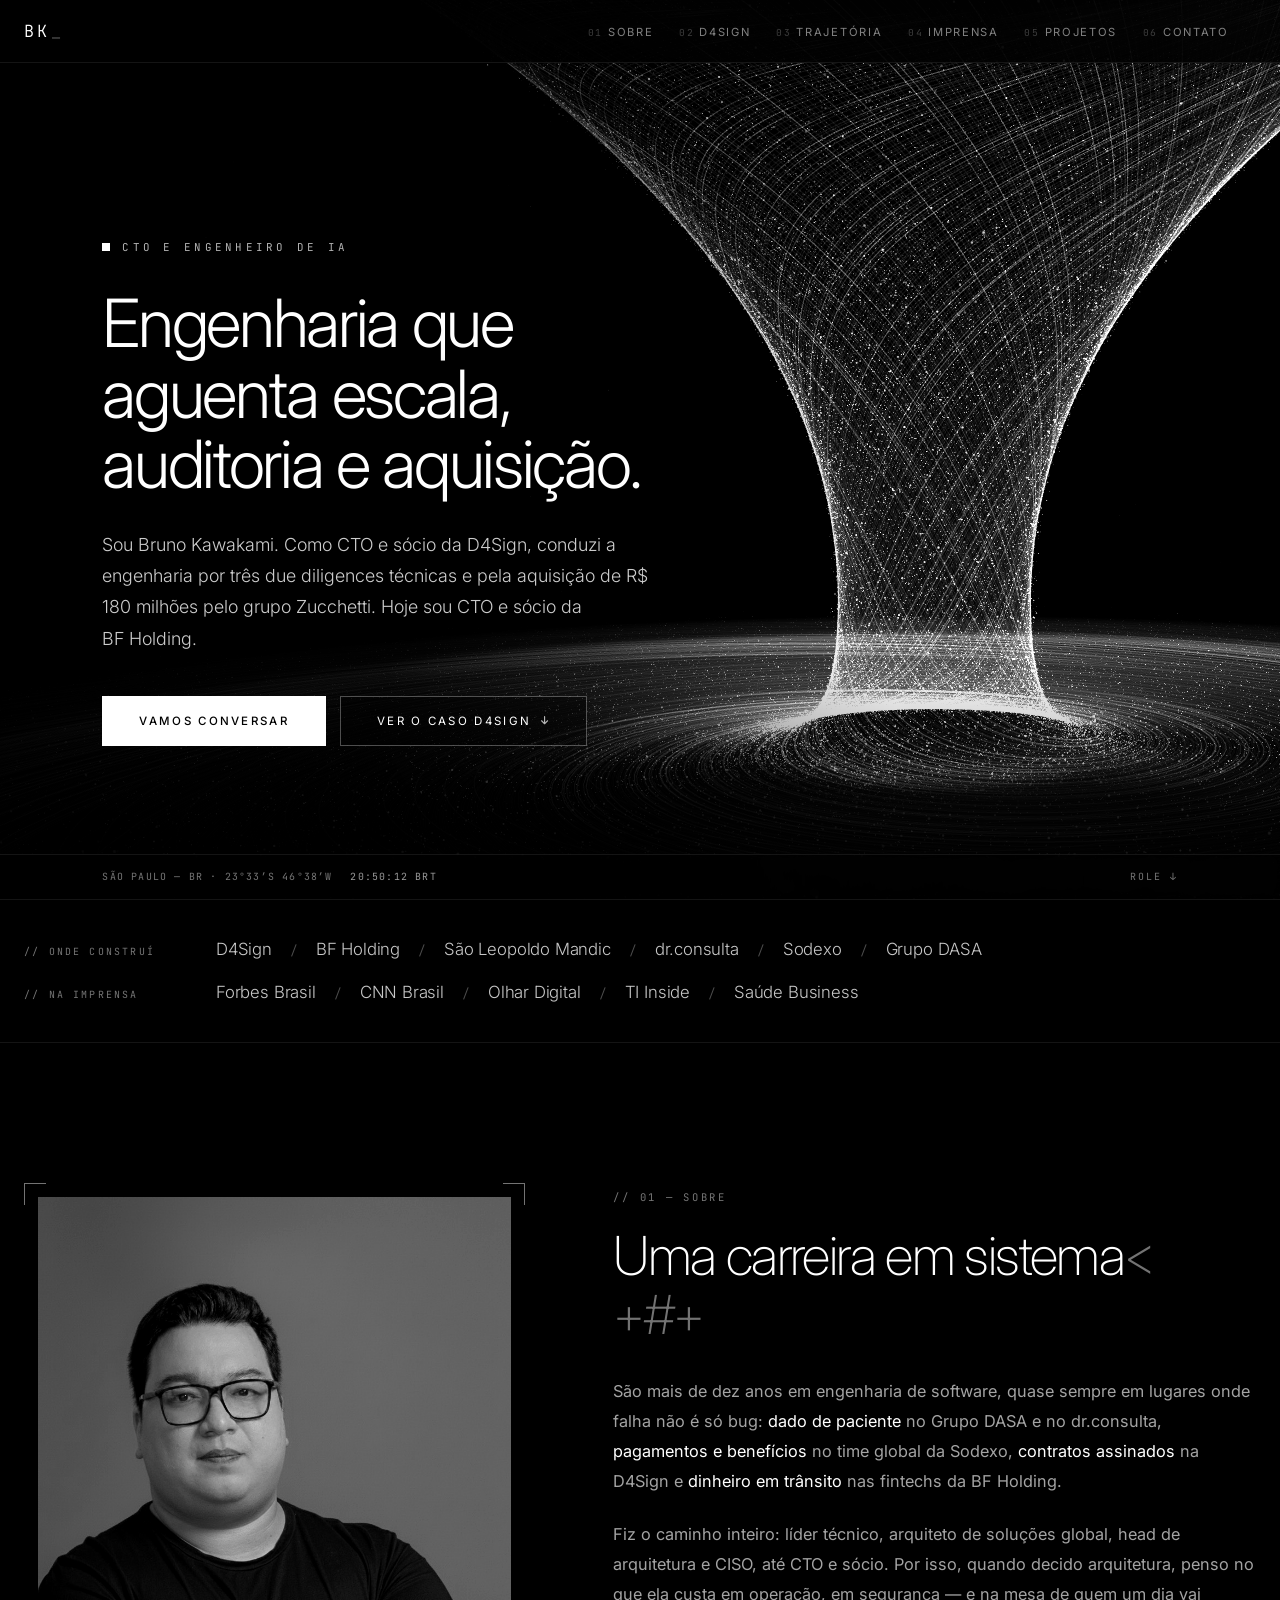
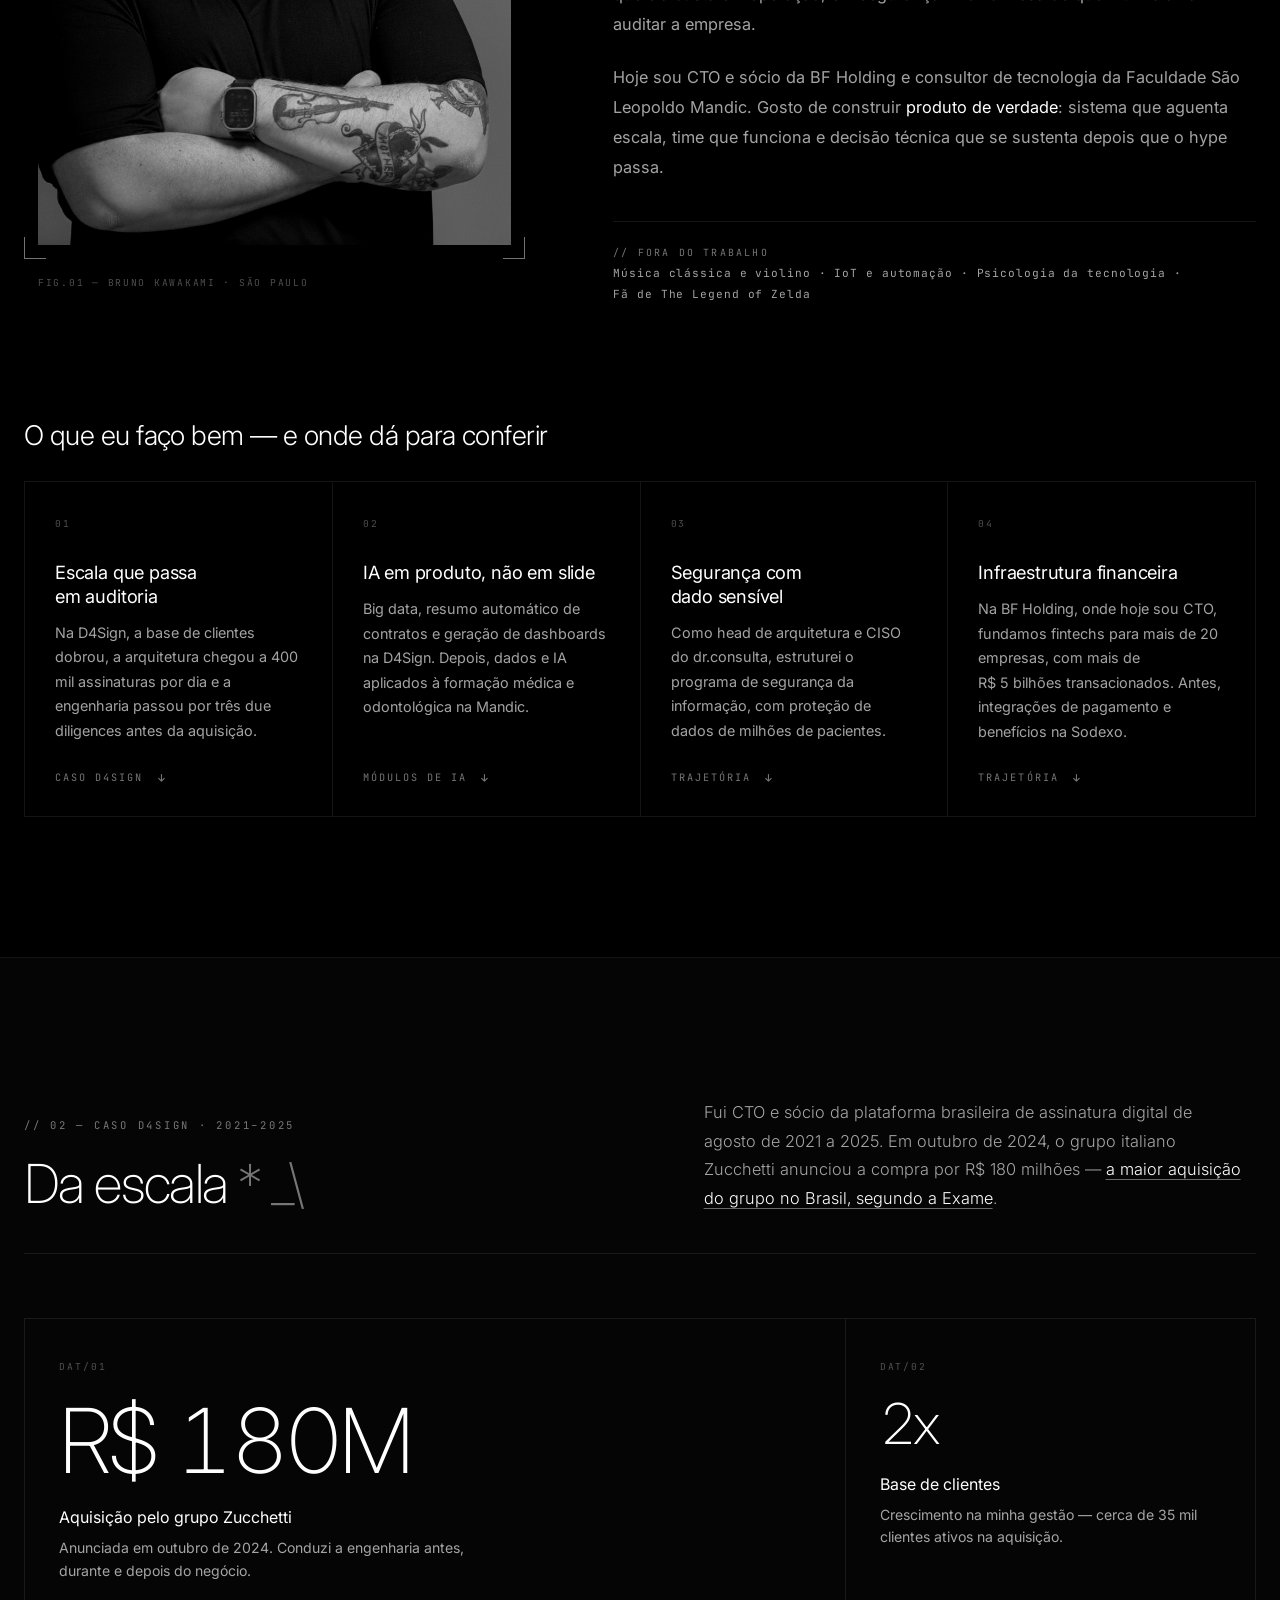
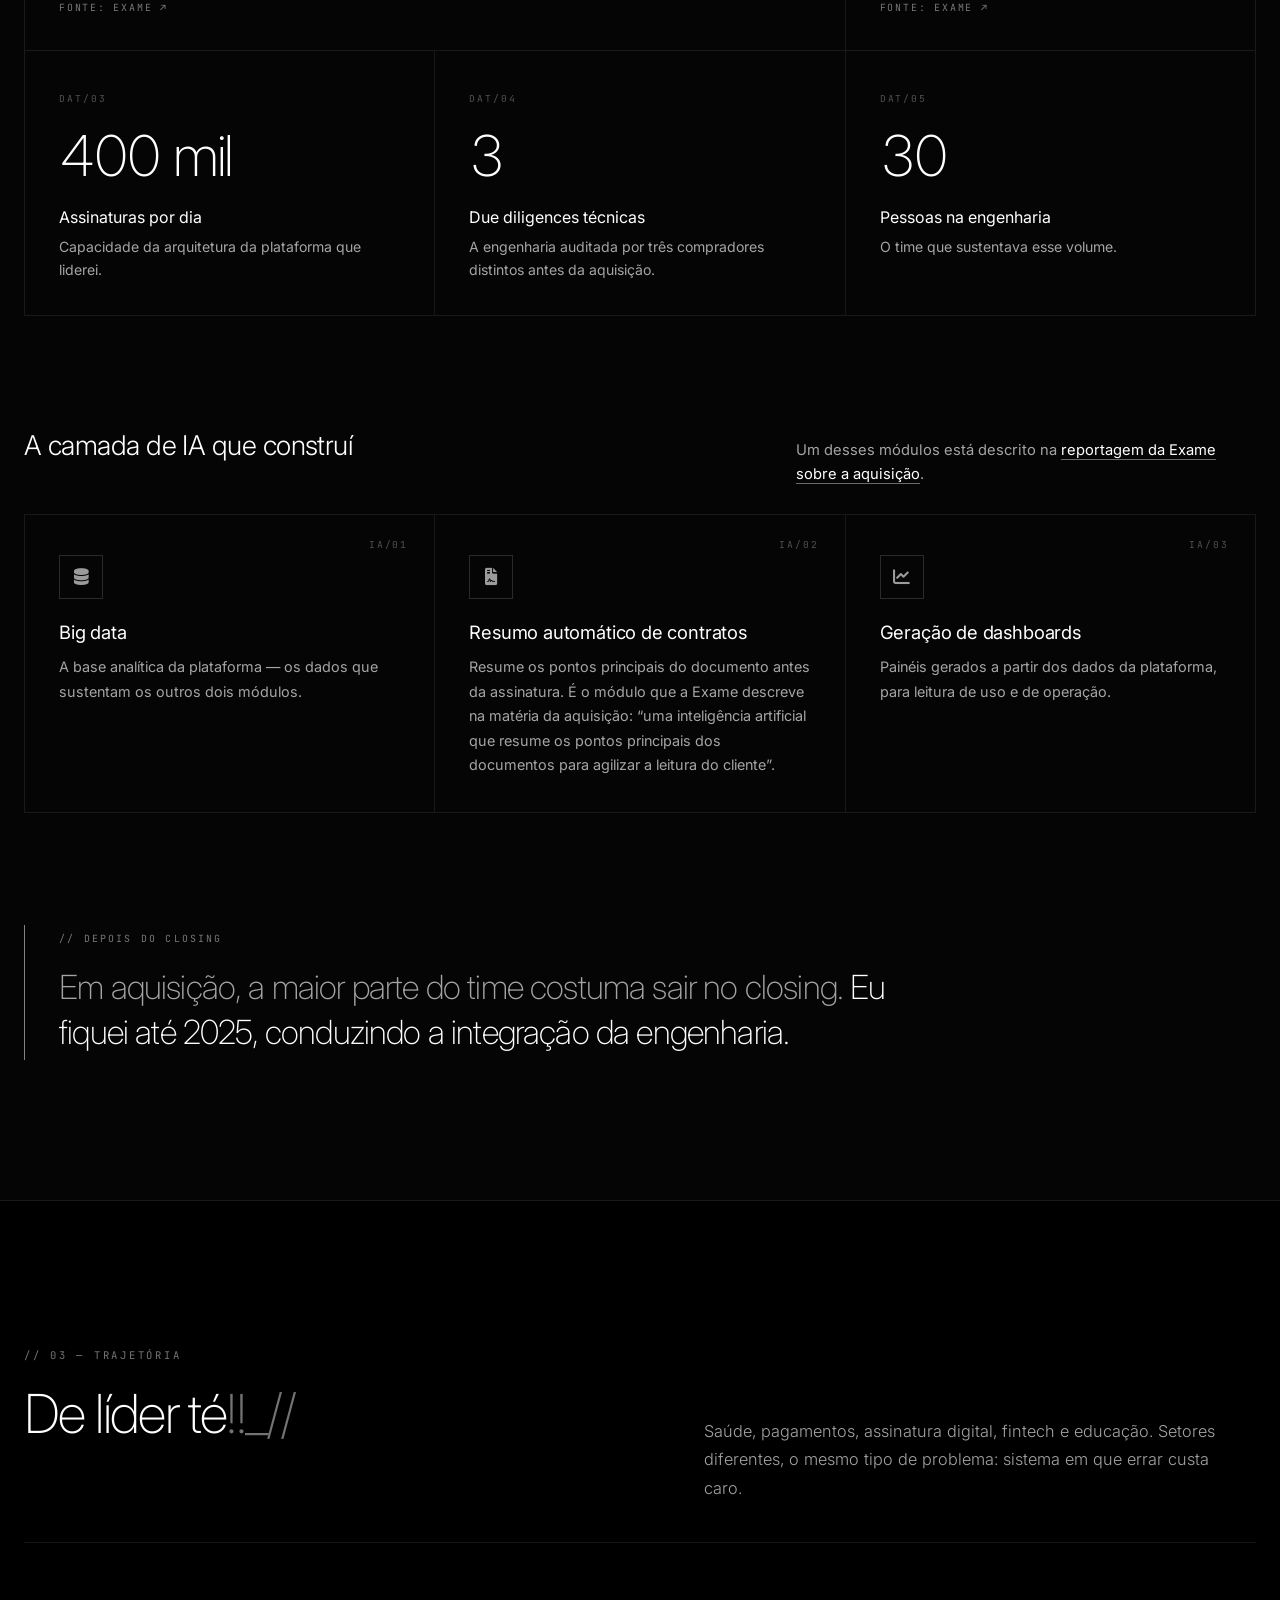
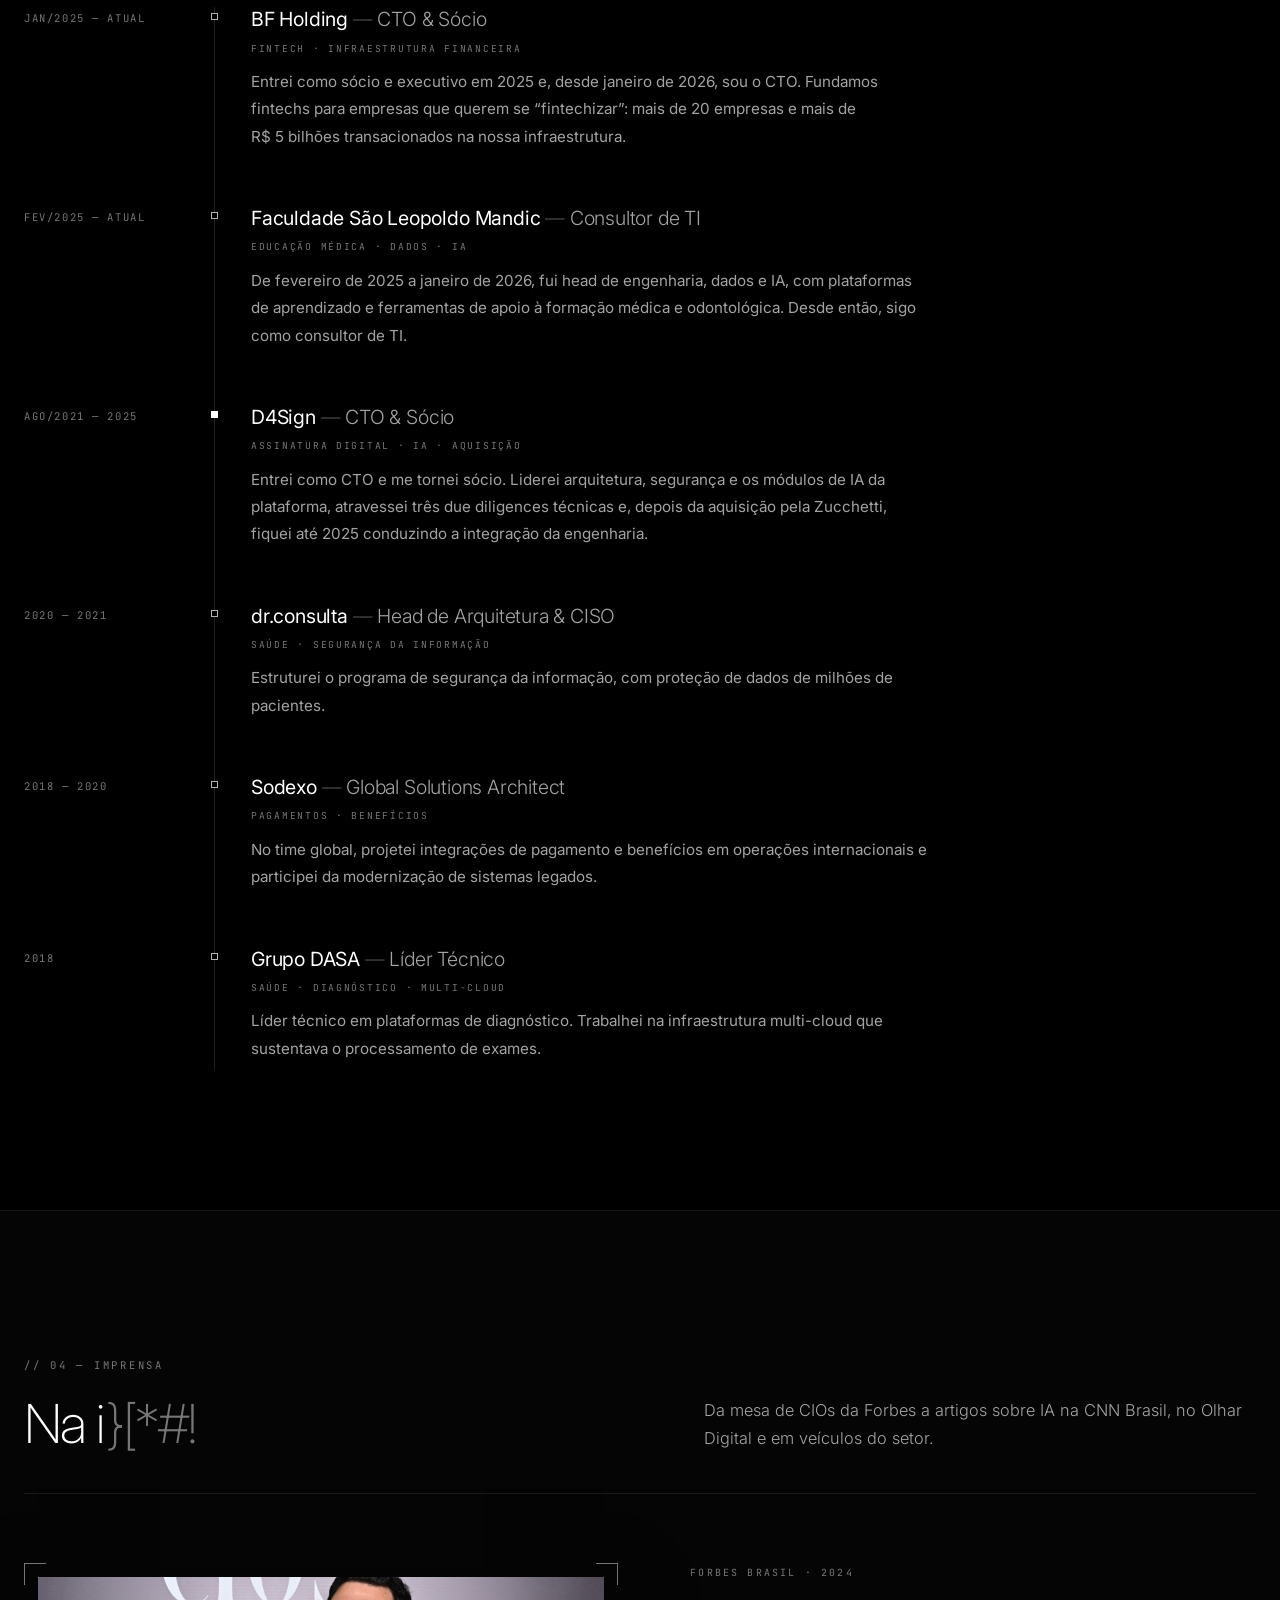
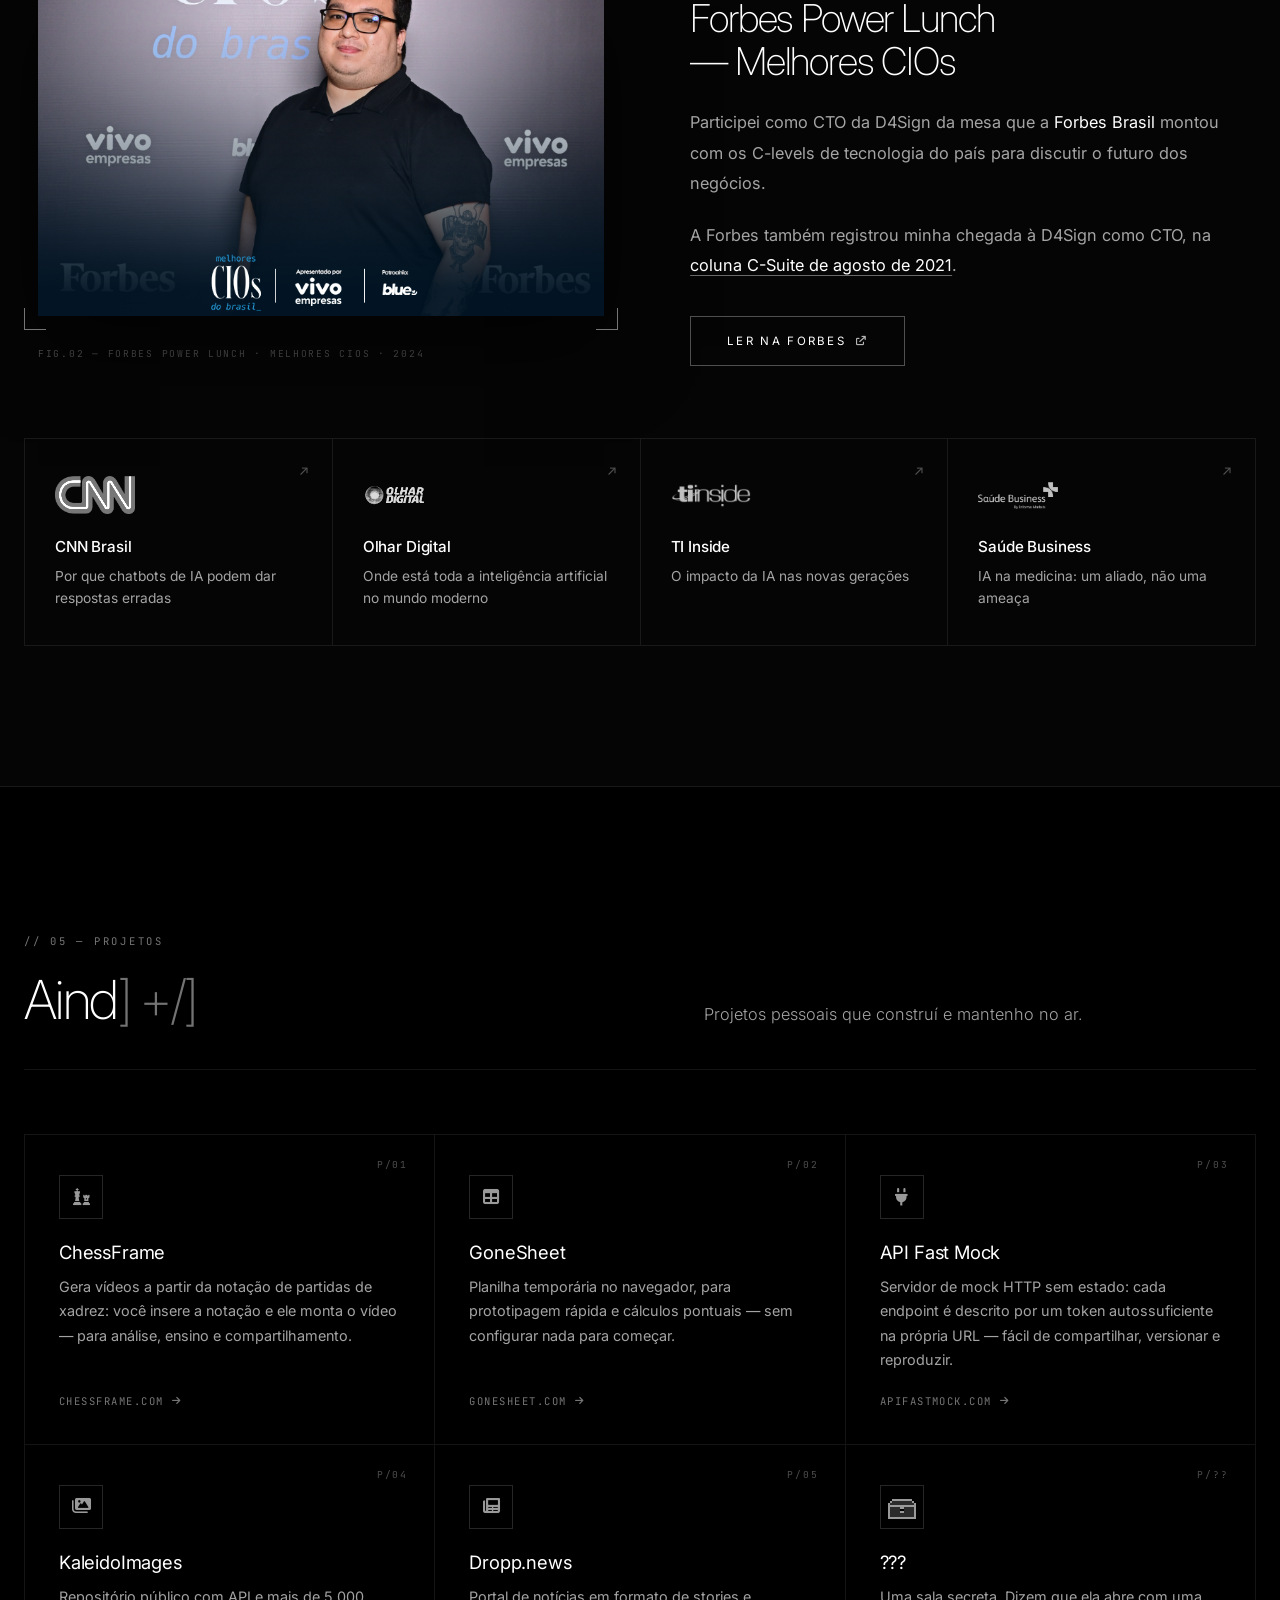
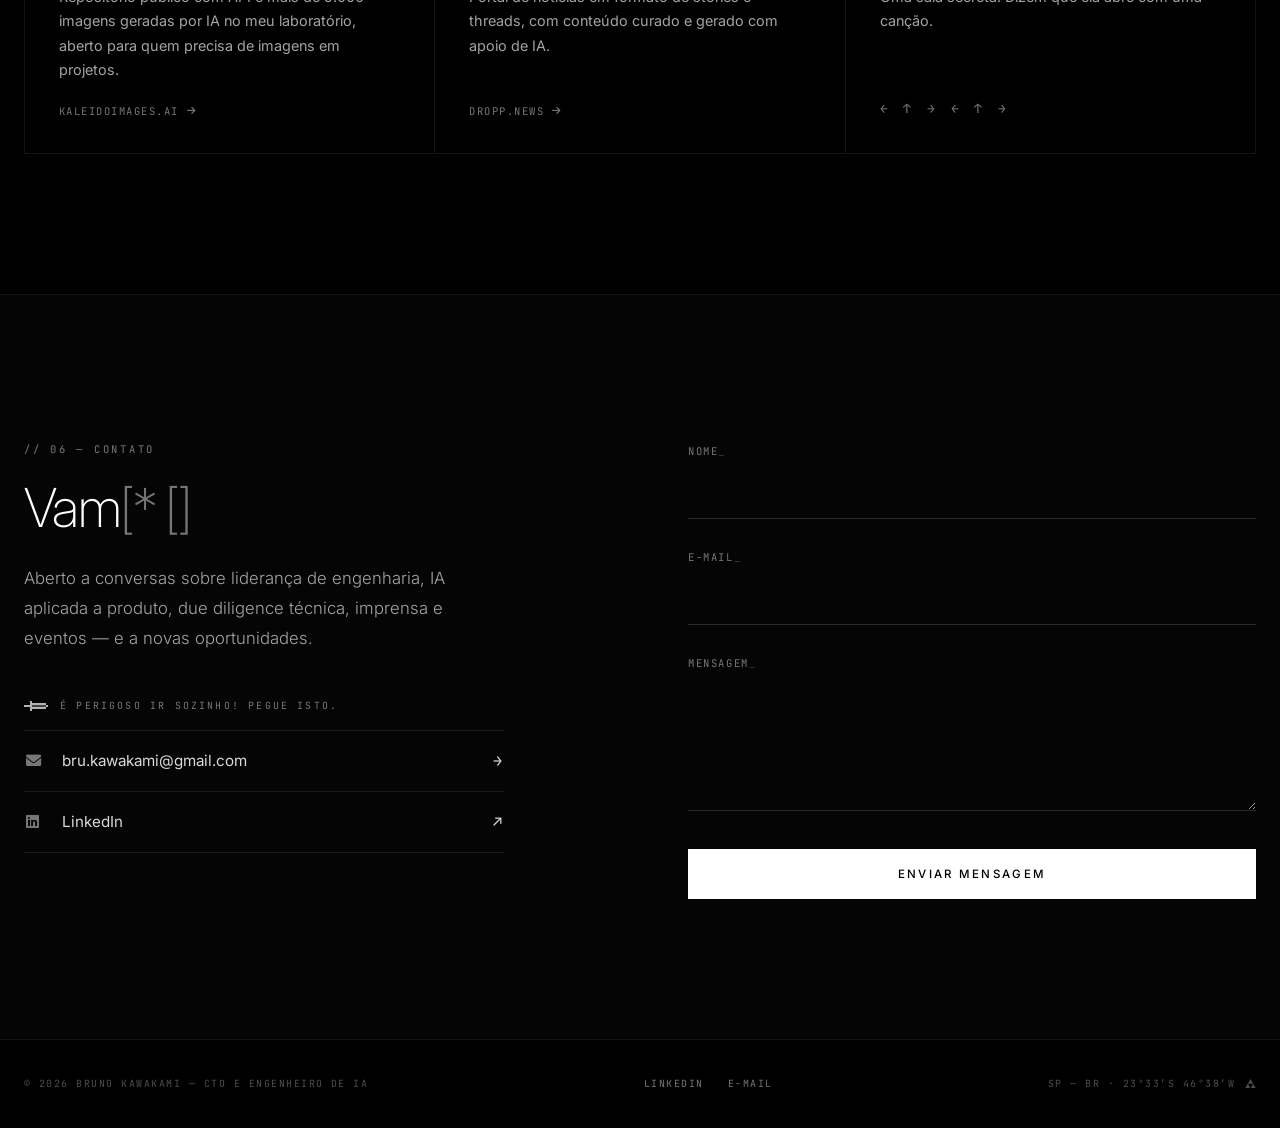
<file: index.html>
<!DOCTYPE html>
<html lang="pt-br">

<head>
    <!-- Metadados essenciais -->
    <meta charset="UTF-8" />
    <meta name="viewport" content="width=device-width, initial-scale=1" />
    <meta name="theme-color" content="#000000" />

    <!-- Google Tag Manager -->
    <script async src="https://www.googletagmanager.com/gtm.js?id=GTM-PF3KBFBG"></script>
    <script>
        window.dataLayer = window.dataLayer || [];
        function gtag(){dataLayer.push(arguments);}
        gtag('js', new Date());
    </script>

    <!--
        CACHE DESABILITADO
        Para reativar cache, remova ou comente as 3 linhas abaixo.
        Valores comuns para Cache-Control com cache ativo:
        - "public, max-age=3600" = cache de 1 hora
        - "public, max-age=86400" = cache de 1 dia
        - "public, max-age=604800" = cache de 1 semana
    -->
    <meta http-equiv="Cache-Control" content="no-cache, no-store, must-revalidate" />
    <meta http-equiv="Pragma" content="no-cache" />
    <meta http-equiv="Expires" content="0" />
    <title>Bruno Kawakami — CTO e Engenheiro de IA</title>

    <!-- SEO: Metatags básicas -->
    <meta name="description"
        content="Bruno Kawakami — CTO e engenheiro de IA. Como CTO e sócio da D4Sign, conduzi a engenharia por três due diligences técnicas e pela aquisição de R$ 180 milhões pelo grupo Zucchetti. Hoje sou CTO e sócio da BF Holding." />
    <meta name="keywords"
        content="IA, Inteligência Artificial, Engenharia de Software, Dados, CTO, Liderança Técnica, Arquitetura, Due Diligence Técnica, Segurança da Informação, Assinatura Digital, D4Sign, Zucchetti, Bruno Kawakami" />
    <meta name="author" content="Bruno Kawakami" />
    <meta name="robots" content="index, follow" />
    <link rel="canonical" href="https://www.brunokawakami.com" />

    <!-- Open Graph (Facebook, LinkedIn, etc.) -->
    <meta property="og:type" content="website" />
    <meta property="og:url" content="https://www.brunokawakami.com" />
    <meta property="og:title" content="Bruno Kawakami — CTO e Engenheiro de IA" />
    <meta property="og:description"
        content="Engenharia que aguenta escala, auditoria e aquisição. Como CTO e sócio da D4Sign, conduzi a engenharia por três due diligences técnicas e pela aquisição de R$ 180 milhões pelo grupo Zucchetti." />
    <meta property="og:image" content="https://www.brunokawakami.com/foto_bruno.jpeg" />

    <!-- Twitter Cards -->
    <meta name="twitter:card" content="summary_large_image" />
    <meta name="twitter:url" content="https://www.brunokawakami.com" />
    <meta name="twitter:title" content="Bruno Kawakami — CTO e Engenheiro de IA" />
    <meta name="twitter:description"
        content="Engenharia que aguenta escala, auditoria e aquisição. Como CTO e sócio da D4Sign, conduzi a engenharia por três due diligences técnicas e pela aquisição de R$ 180 milhões pelo grupo Zucchetti." />
    <meta name="twitter:image" content="https://www.brunokawakami.com/foto_bruno.jpeg" />

    <!-- Marcação de dados estruturados (JSON-LD) -->
    <script type="application/ld+json">
    {
      "@context": "https://schema.org",
      "@type": "Person",
      "name": "Bruno Kawakami",
      "url": "https://www.brunokawakami.com",
      "image": "https://www.brunokawakami.com/foto_bruno.jpeg",
      "jobTitle": "CTO e Engenheiro de IA",
      "description": "Bruno Kawakami — CTO e engenheiro de IA. Foi CTO e sócio da D4Sign de agosto de 2021 a 2025: conduziu a engenharia por três due diligences técnicas e pela aquisição de R$ 180 milhões pelo grupo Zucchetti, anunciada em outubro de 2024, e pela integração depois dela. Hoje é CTO e sócio da BF Holding e consultor de tecnologia da Faculdade São Leopoldo Mandic.",
      "worksFor": [
        { "@type": "Organization", "name": "BF Holding" },
        { "@type": "Organization", "name": "Faculdade São Leopoldo Mandic" }
      ],
      "address": { "@type": "PostalAddress", "addressLocality": "São Paulo", "addressCountry": "BR" },
      "sameAs": [
        "https://www.linkedin.com/in/bruno-akio-kawakami/"
      ]
    }
    </script>

    <!-- CSS e bibliotecas -->
    <link rel="preconnect" href="https://fonts.googleapis.com" />
    <link rel="preconnect" href="https://fonts.gstatic.com" crossorigin />
    <link rel="stylesheet" href="https://cdnjs.cloudflare.com/ajax/libs/font-awesome/6.0.0-beta3/css/all.min.css"
        crossorigin="anonymous" referrerpolicy="no-referrer" />
    <link
        href="https://fonts.googleapis.com/css2?family=Inter:wght@200;300;400;500;600;700&family=JetBrains+Mono:wght@300;400;500&display=swap"
        rel="stylesheet" />
    <link rel="stylesheet" href="main.css" />

    <!-- Marca o documento como "JS ativo" antes da primeira pintura: os reveals de
         scroll só começam escondidos quando o JS pode revelá-los depois. -->
    <script>document.documentElement.classList.add('js');</script>
</head>

<body>
    <a class="skip-link" href="#sobre">Pular para o conteúdo</a>

    <!-- Navbar -->
    <nav class="site-nav" id="site-nav">
        <div class="nav-inner">
            <a class="nav-logo mono" href="#home">BK<span class="nav-logo-cursor">_</span></a>

            <button class="nav-toggle" type="button" id="nav-toggle" aria-controls="nav-menu" aria-expanded="false"
                aria-label="Abrir menu">
                <span></span><span></span><span></span>
            </button>

            <ul class="nav-menu" id="nav-menu">
                <li><a class="nav-link" href="#sobre"><span class="nav-index mono">01</span>Sobre</a></li>
                <li><a class="nav-link" href="#d4sign"><span class="nav-index mono">02</span>D4Sign</a></li>
                <li><a class="nav-link" href="#jornada"><span class="nav-index mono">03</span>Trajetória</a></li>
                <li><a class="nav-link" href="#imprensa"><span class="nav-index mono">04</span>Imprensa</a></li>
                <li><a class="nav-link" href="#projetos"><span class="nav-index mono">05</span>Projetos</a></li>
                <li><a class="nav-link" href="#contato"><span class="nav-index mono">06</span>Contato</a></li>
                <li class="nav-lang">
                    <div id="google_translate_element"></div>
                </li>
            </ul>
        </div>
        <div class="nav-progress" id="nav-progress" aria-hidden="true"></div>
    </nav>

    <!-- Hero -->
    <section class="hero-section" id="home">
        <canvas id="flow-canvas" aria-hidden="true"></canvas>
        <div class="hero-overlay" aria-hidden="true"></div>

        <div class="hero-content">
            <div class="hero-badge" data-reveal>
                <span class="hero-badge-dot" aria-hidden="true"></span>
                <span class="mono">CTO e Engenheiro de IA</span>
            </div>
            <h1 class="hero-title" data-reveal>Engenharia que aguenta escala, auditoria e aquisição.</h1>
            <p class="hero-subtitle" data-reveal>
                Sou Bruno Kawakami. Como CTO e sócio da D4Sign, conduzi a engenharia por três due diligences
                técnicas e pela aquisição de R$ 180 milhões pelo grupo Zucchetti. Hoje sou CTO e sócio da
                BF&nbsp;Holding.
            </p>
            <div class="hero-actions" data-reveal>
                <a href="#contato" class="btn btn--solid" data-magnetic>Vamos conversar</a>
                <a href="#d4sign" class="btn" data-magnetic>Ver o caso D4Sign <i class="fas fa-arrow-down"
                        aria-hidden="true"></i></a>
            </div>
        </div>

        <div class="hero-bar mono">
            <div class="hero-bar-left">
                <span class="hero-coords">SÃO PAULO — BR · 23°33′S 46°38′W</span>
                <span class="hero-clock" id="hero-clock"></span>
            </div>
            <a class="hero-scroll" href="#sobre">Role <span aria-hidden="true">↓</span></a>
        </div>
    </section>

    <!-- Faixa de prova: onde construí e onde apareci -->
    <section class="proof-band" aria-label="Onde construí e na imprensa">
        <div class="container proof-band-inner">
            <div class="proof-row" data-reveal>
                <span class="proof-label mono">// Onde construí</span>
                <ul class="proof-list">
                    <li>D4Sign</li>
                    <li>BF Holding</li>
                    <li>São Leopoldo Mandic</li>
                    <li>dr.consulta</li>
                    <li>Sodexo</li>
                    <li>Grupo DASA</li>
                </ul>
            </div>
            <div class="proof-row" data-reveal>
                <span class="proof-label mono">// Na imprensa</span>
                <ul class="proof-list">
                    <li>Forbes Brasil</li>
                    <li>CNN Brasil</li>
                    <li>Olhar Digital</li>
                    <li>TI Inside</li>
                    <li>Saúde Business</li>
                </ul>
            </div>
        </div>
    </section>

    <!-- 01. Sobre -->
    <section class="section" id="sobre">
        <div class="container">
            <div class="about-layout">
                <figure class="figure-plate" data-reveal>
                    <div class="frame">
                        <span class="frame-corner frame-corner--tl" aria-hidden="true"></span>
                        <span class="frame-corner frame-corner--tr" aria-hidden="true"></span>
                        <span class="frame-corner frame-corner--bl" aria-hidden="true"></span>
                        <span class="frame-corner frame-corner--br" aria-hidden="true"></span>
                        <img src="foto_bruno.jpeg" alt="Bruno Kawakami" class="plate-img" loading="lazy" />
                    </div>
                    <figcaption class="figure-caption mono">FIG.01 — BRUNO KAWAKAMI · SÃO PAULO</figcaption>
                </figure>

                <div class="about-text" data-reveal>
                    <div class="section-badge mono">// 01 — SOBRE</div>
                    <h2 class="section-title">Uma carreira em sistemas onde errar custa caro</h2>
                    <div class="prose">
                        <p>
                            São mais de dez anos em engenharia de software, quase sempre em lugares onde falha
                            não é só bug: <strong>dado de paciente</strong> no Grupo DASA e no dr.consulta,
                            <strong>pagamentos e benefícios</strong> no time global da Sodexo,
                            <strong>contratos assinados</strong> na D4Sign e <strong>dinheiro em
                                trânsito</strong> nas fintechs da BF Holding.
                        </p>
                        <p>
                            Fiz o caminho inteiro: líder técnico, arquiteto de soluções global, head de arquitetura
                            e CISO, até CTO e sócio. Por isso, quando decido arquitetura, penso no que ela custa em
                            operação, em segurança — e na mesa de quem um dia vai auditar a empresa.
                        </p>
                        <p>
                            Hoje sou CTO e sócio da BF&nbsp;Holding e consultor de tecnologia da Faculdade São
                            Leopoldo Mandic. Gosto de construir
                            <strong>produto de verdade</strong>: sistema que aguenta escala, time que funciona e
                            decisão técnica que se sustenta depois que o hype passa.
                        </p>
                    </div>
                    <p class="about-aside mono">
                        <span class="about-aside-label">// Fora do trabalho</span>
                        Música clássica e violino · IoT e automação · Psicologia da tecnologia ·
                        <button type="button" class="zelda-summon" data-zelda-summon="Você encontrou um segredo!">Fã
                            de The Legend of Zelda<svg class="zelda-summon-tri" viewBox="0 0 20 17.32"
                                aria-hidden="true">
                                <path d="M10 0 15 8.66H5zM5 8.66 10 17.32H0zM15 8.66 20 17.32H10z" />
                            </svg></button>
                    </p>
                </div>
            </div>

            <div class="sub-header" data-reveal>
                <h3 class="sub-title">O que eu faço bem — e onde dá para conferir</h3>
            </div>

            <div class="cap-grid">
                <a class="cap-card" href="#d4sign" data-reveal>
                    <span class="cap-index mono">01</span>
                    <h4>Escala que passa em auditoria</h4>
                    <p>
                        Na D4Sign, a base de clientes dobrou, a arquitetura chegou a 400 mil assinaturas por dia
                        e a engenharia passou por três due diligences antes da aquisição.
                    </p>
                    <span class="cap-proof mono">Caso D4Sign <i class="fas fa-arrow-down" aria-hidden="true"></i></span>
                </a>

                <a class="cap-card" href="#d4sign-ia" data-reveal>
                    <span class="cap-index mono">02</span>
                    <h4>IA em produto, não em slide</h4>
                    <p>
                        Big data, resumo automático de contratos e geração de dashboards na D4Sign. Depois, dados
                        e IA aplicados à formação médica e odontológica na Mandic.
                    </p>
                    <span class="cap-proof mono">Módulos de IA <i class="fas fa-arrow-down" aria-hidden="true"></i></span>
                </a>

                <a class="cap-card" href="#jornada" data-reveal>
                    <span class="cap-index mono">03</span>
                    <h4>Segurança com dado sensível</h4>
                    <p>
                        Como head de arquitetura e CISO do dr.consulta, estruturei o programa de segurança da
                        informação, com proteção de dados de milhões de pacientes.
                    </p>
                    <span class="cap-proof mono">Trajetória <i class="fas fa-arrow-down" aria-hidden="true"></i></span>
                </a>

                <a class="cap-card" href="#jornada" data-reveal>
                    <span class="cap-index mono">04</span>
                    <h4>Infraestrutura financeira</h4>
                    <p>
                        Na BF Holding, onde hoje sou CTO, fundamos fintechs para mais de 20 empresas, com mais
                        de R$&nbsp;5&nbsp;bilhões transacionados. Antes, integrações de pagamento e benefícios na Sodexo.
                    </p>
                    <span class="cap-proof mono">Trajetória <i class="fas fa-arrow-down" aria-hidden="true"></i></span>
                </a>
            </div>
        </div>
    </section>

    <!-- 02. Caso D4Sign -->
    <section class="section section--alt" id="d4sign">
        <div class="container">
            <div class="section-header" data-reveal>
                <div>
                    <div class="section-badge mono">// 02 — CASO D4SIGN · 2021–2025</div>
                    <h2 class="section-title">Da escala à aquisição</h2>
                </div>
                <p class="section-subtitle">
                    Fui CTO e sócio da plataforma brasileira de assinatura digital de agosto de 2021 a 2025. Em
                    outubro de 2024, o grupo italiano Zucchetti anunciou a compra por R$ 180 milhões —
                    <a href="https://exame.com/negocios/multinacional-italiana-faz-sua-maior-aquisicao-no-brasil-r-180-milhoes-por-assinaturas-digitais/"
                        target="_blank" rel="noopener">a maior aquisição do grupo no Brasil, segundo a Exame</a>.
                </p>
            </div>

            <div class="stats-grid">
                <div class="stat-cell stat-cell--wide" data-reveal>
                    <div class="stat-index mono">DAT/01</div>
                    <div class="stat-value" data-countup>R$ 180M</div>
                    <div class="stat-title">Aquisição pelo grupo Zucchetti</div>
                    <p class="stat-label">Anunciada em outubro de 2024. Conduzi a engenharia antes, durante e depois
                        do negócio.</p>
                    <a class="stat-source mono" href="https://exame.com/negocios/multinacional-italiana-faz-sua-maior-aquisicao-no-brasil-r-180-milhoes-por-assinaturas-digitais/"
                        target="_blank" rel="noopener">Fonte: Exame ↗</a>
                </div>
                <div class="stat-cell" data-reveal>
                    <div class="stat-index mono">DAT/02</div>
                    <div class="stat-value" data-countup>2x</div>
                    <div class="stat-title">Base de clientes</div>
                    <p class="stat-label">Crescimento na minha gestão — cerca de 35 mil clientes ativos na aquisição.
                    </p>
                    <a class="stat-source mono" href="https://exame.com/negocios/multinacional-italiana-faz-sua-maior-aquisicao-no-brasil-r-180-milhoes-por-assinaturas-digitais/"
                        target="_blank" rel="noopener">Fonte: Exame ↗</a>
                </div>
                <div class="stat-cell" data-reveal>
                    <div class="stat-index mono">DAT/03</div>
                    <div class="stat-value" data-countup>400 mil</div>
                    <div class="stat-title">Assinaturas por dia</div>
                    <p class="stat-label">Capacidade da arquitetura da plataforma que liderei.</p>
                </div>
                <div class="stat-cell" data-reveal>
                    <div class="stat-index mono">DAT/04</div>
                    <div class="stat-value" data-countup>3</div>
                    <div class="stat-title">Due diligences técnicas</div>
                    <p class="stat-label">A engenharia auditada por três compradores distintos antes da aquisição.</p>
                </div>
                <div class="stat-cell" data-reveal>
                    <div class="stat-index mono">DAT/05</div>
                    <div class="stat-value" data-countup>30</div>
                    <div class="stat-title">Pessoas na engenharia</div>
                    <p class="stat-label">O time que sustentava esse volume.</p>
                </div>
            </div>

            <div class="sub-header" id="d4sign-ia" data-reveal>
                <h3 class="sub-title">A camada de IA que construí</h3>
                <p class="sub-text">
                    Um desses módulos está descrito na
                    <a href="https://exame.com/negocios/multinacional-italiana-faz-sua-maior-aquisicao-no-brasil-r-180-milhoes-por-assinaturas-digitais/"
                        target="_blank" rel="noopener">reportagem da Exame sobre a aquisição</a>.
                </p>
            </div>

            <!--
                PREENCHER (Bruno): por módulo, quando tiver o dado fechado —
                quantos clientes usavam, volume processado e se é modelo próprio ou API.
                Enquanto não houver número com lastro, o texto fica como está.
            -->
            <div class="projects-grid">
                <article class="project-card" data-reveal>
                    <span class="project-index mono" aria-hidden="true">IA/01</span>
                    <span class="project-icon" aria-hidden="true"><i class="fas fa-database"></i></span>
                    <h4>Big data</h4>
                    <p>
                        A base analítica da plataforma — os dados que sustentam os outros dois módulos.
                    </p>
                </article>

                <article class="project-card" data-reveal>
                    <span class="project-index mono" aria-hidden="true">IA/02</span>
                    <span class="project-icon" aria-hidden="true"><i class="fas fa-file-contract"></i></span>
                    <h4>Resumo automático de contratos</h4>
                    <p>
                        Resume os pontos principais do documento antes da assinatura. É o módulo que a Exame
                        descreve na matéria da aquisição: “uma inteligência artificial que resume os pontos
                        principais dos documentos para agilizar a leitura do cliente”.
                    </p>
                </article>

                <article class="project-card" data-reveal>
                    <span class="project-index mono" aria-hidden="true">IA/03</span>
                    <span class="project-icon" aria-hidden="true"><i class="fas fa-chart-line"></i></span>
                    <h4>Geração de dashboards</h4>
                    <p>
                        Painéis gerados a partir dos dados da plataforma, para leitura de uso e de operação.
                    </p>
                </article>
            </div>

            <blockquote class="closing-note" data-reveal>
                <span class="closing-label mono">// Depois do closing</span>
                <p>
                    Em aquisição, a maior parte do time costuma sair no closing.
                    <span>Eu fiquei até 2025, conduzindo a integração da engenharia.</span>
                </p>
            </blockquote>
        </div>
    </section>

    <!-- 03. Trajetória -->
    <section class="section" id="jornada">
        <div class="container">
            <div class="section-header" data-reveal>
                <div>
                    <div class="section-badge mono">// 03 — TRAJETÓRIA</div>
                    <h2 class="section-title">De líder técnico a CTO e sócio</h2>
                </div>
                <p class="section-subtitle">
                    Saúde, pagamentos, assinatura digital, fintech e educação. Setores diferentes, o mesmo tipo de
                    problema: sistema em que errar custa caro.
                </p>
            </div>

            <div class="timeline">
                <div class="timeline-row" data-reveal>
                    <div class="timeline-date mono">Jan/2025 — Atual</div>
                    <div class="timeline-body">
                        <span class="timeline-node" aria-hidden="true"></span>
                        <h4 class="timeline-title">BF Holding <span class="timeline-role">CTO &amp; Sócio</span></h4>
                        <p class="timeline-tags mono">Fintech · Infraestrutura financeira</p>
                        <p class="timeline-description">
                            Entrei como sócio e executivo em 2025 e, desde janeiro de 2026, sou o CTO. Fundamos
                            fintechs para empresas que querem se “fintechizar”: mais de 20 empresas e mais de
                            R$&nbsp;5&nbsp;bilhões transacionados na nossa infraestrutura.
                        </p>
                    </div>
                </div>

                <div class="timeline-row" data-reveal>
                    <div class="timeline-date mono">Fev/2025 — Atual</div>
                    <div class="timeline-body">
                        <span class="timeline-node" aria-hidden="true"></span>
                        <h4 class="timeline-title">Faculdade São Leopoldo Mandic <span class="timeline-role">Consultor de
                                TI</span></h4>
                        <p class="timeline-tags mono">Educação médica · Dados · IA</p>
                        <p class="timeline-description">
                            De fevereiro de 2025 a janeiro de 2026, fui head de engenharia, dados e IA, com
                            plataformas de aprendizado e ferramentas de apoio à formação médica e odontológica.
                            Desde então, sigo como consultor de TI.
                        </p>
                    </div>
                </div>

                <div class="timeline-row timeline-row--key" data-reveal>
                    <div class="timeline-date mono">Ago/2021 — 2025</div>
                    <div class="timeline-body">
                        <span class="timeline-node" aria-hidden="true"></span>
                        <h4 class="timeline-title">D4Sign <span class="timeline-role">CTO &amp; Sócio</span></h4>
                        <p class="timeline-tags mono">Assinatura digital · IA · Aquisição</p>
                        <p class="timeline-description">
                            Entrei como CTO e me tornei sócio. Liderei arquitetura, segurança e os módulos de IA
                            da plataforma, atravessei três due diligences técnicas e, depois da aquisição pela
                            Zucchetti, fiquei até 2025 conduzindo a integração da engenharia.
                        </p>
                    </div>
                </div>

                <div class="timeline-row" data-reveal>
                    <div class="timeline-date mono">2020 — 2021</div>
                    <div class="timeline-body">
                        <span class="timeline-node" aria-hidden="true"></span>
                        <h4 class="timeline-title">dr.consulta <span class="timeline-role">Head de Arquitetura &amp;
                                CISO</span></h4>
                        <p class="timeline-tags mono">Saúde · Segurança da informação</p>
                        <p class="timeline-description">
                            Estruturei o programa de segurança da informação, com proteção de dados de milhões
                            de pacientes.
                        </p>
                    </div>
                </div>

                <div class="timeline-row" data-reveal>
                    <div class="timeline-date mono">2018 — 2020</div>
                    <div class="timeline-body">
                        <span class="timeline-node" aria-hidden="true"></span>
                        <h4 class="timeline-title">Sodexo <span class="timeline-role">Global Solutions
                                Architect</span></h4>
                        <p class="timeline-tags mono">Pagamentos · Benefícios</p>
                        <p class="timeline-description">
                            No time global, projetei integrações de pagamento e benefícios em operações
                            internacionais e participei da modernização de sistemas legados.
                        </p>
                    </div>
                </div>

                <div class="timeline-row timeline-row--last" data-reveal>
                    <div class="timeline-date mono">2018</div>
                    <div class="timeline-body">
                        <span class="timeline-node" aria-hidden="true"></span>
                        <h4 class="timeline-title">Grupo DASA <span class="timeline-role">Líder Técnico</span></h4>
                        <p class="timeline-tags mono">Saúde · Diagnóstico · Multi-cloud</p>
                        <p class="timeline-description">
                            Líder técnico em plataformas de diagnóstico. Trabalhei na infraestrutura
                            multi-cloud que sustentava o processamento de exames.
                        </p>
                    </div>
                </div>
            </div>
        </div>
    </section>

    <!-- 04. Imprensa -->
    <section class="section section--alt" id="imprensa">
        <div class="container">
            <div class="section-header" data-reveal>
                <div>
                    <div class="section-badge mono">// 04 — IMPRENSA</div>
                    <h2 class="section-title">Na imprensa</h2>
                </div>
                <p class="section-subtitle">
                    Da mesa de CIOs da Forbes a artigos sobre IA na CNN Brasil, no Olhar Digital e em veículos do
                    setor.
                </p>
            </div>

            <article class="press-feature" data-reveal>
                <figure class="figure-plate">
                    <div class="frame">
                        <span class="frame-corner frame-corner--tl" aria-hidden="true"></span>
                        <span class="frame-corner frame-corner--tr" aria-hidden="true"></span>
                        <span class="frame-corner frame-corner--bl" aria-hidden="true"></span>
                        <span class="frame-corner frame-corner--br" aria-hidden="true"></span>
                        <img src="forbes_bruno.png"
                            alt="Bruno Kawakami no Forbes Power Lunch — Melhores CIOs do Brasil, 2024"
                            class="plate-img plate-img--raised" loading="lazy" />
                    </div>
                    <figcaption class="figure-caption mono">FIG.02 — FORBES POWER LUNCH · MELHORES CIOS · 2024
                    </figcaption>
                </figure>

                <div class="press-feature-text">
                    <span class="press-kicker mono">Forbes Brasil · 2024</span>
                    <h3 class="press-title">Forbes Power Lunch — Melhores CIOs</h3>
                    <div class="prose">
                        <p>
                            Participei como CTO da D4Sign da mesa que a <strong>Forbes Brasil</strong> montou com os
                            C-levels de tecnologia do país para discutir o futuro dos negócios.
                        </p>
                        <p>
                            A Forbes também registrou minha chegada à D4Sign como CTO, na
                            <a href="https://forbes.com.br/carreira/2021/08/c-suite-adriana-vieira-e-a-nova-diretora-da-nespresso-professional-no-brasil/"
                                target="_blank" rel="noopener">coluna C-Suite de agosto de 2021</a>.
                        </p>
                    </div>
                    <a class="btn press-cta" target="_blank" rel="noopener"
                        href="https://forbes.com.br/last/2024/09/c-levels-da-tecnologia-discutem-o-futuro-dos-negocios-no-forbes-power-lunch-melhores-cios/">
                        Ler na Forbes <i class="fas fa-arrow-up-right-from-square" aria-hidden="true"></i>
                    </a>
                </div>
            </article>

            <div class="media-grid">
                <a class="media-card" data-reveal target="_blank" rel="noopener"
                    href="https://www.cnnbrasil.com.br/tecnologia/alucinacao-entenda-por-que-e-como-chatbots-de-ia-podem-dar-respostas-erradas/">
                    <span class="card-arrow mono" aria-hidden="true">↗</span>
                    <img src="cnn.png" alt="CNN Brasil" class="media-logo" loading="lazy" />
                    <h5>CNN Brasil</h5>
                    <p>Por que chatbots de IA podem dar respostas erradas</p>
                </a>

                <a class="media-card" data-reveal target="_blank" rel="noopener"
                    href="https://olhardigital.com.br/2022/08/17/colunistas/onde-esta-toda-inteligencia-artificial-no-mundo-moderno/">
                    <span class="card-arrow mono" aria-hidden="true">↗</span>
                    <img src="olhar.jpg" alt="Olhar Digital" class="media-logo media-logo--knockout" loading="lazy" />
                    <h5>Olhar Digital</h5>
                    <p>Onde está toda a inteligência artificial no mundo moderno</p>
                </a>

                <a class="media-card" data-reveal target="_blank" rel="noopener"
                    href="https://tiinside.com.br/16/10/2024/de-y-a-alfa-geracoes-mais-novas-estao-sofrendo-o-impacto-da-ai-no-qi/">
                    <span class="card-arrow mono" aria-hidden="true">↗</span>
                    <img src="ti.png" alt="TI Inside" class="media-logo media-logo--mono" loading="lazy" />
                    <h5>TI Inside</h5>
                    <p>O impacto da IA nas novas gerações</p>
                </a>

                <a class="media-card" data-reveal target="_blank" rel="noopener"
                    href="https://www.saudebusiness.com/artigos/ia-na-medicina-um-aliado-nao-uma-ameaca/">
                    <span class="card-arrow mono" aria-hidden="true">↗</span>
                    <img src="saude.png" alt="Saúde Business" class="media-logo media-logo--mono" loading="lazy" />
                    <h5>Saúde Business</h5>
                    <p>IA na medicina: um aliado, não uma ameaça</p>
                </a>
            </div>
        </div>
    </section>

    <!-- 05. Projetos -->
    <section class="section" id="projetos">
        <div class="container">
            <div class="section-header" data-reveal>
                <div>
                    <div class="section-badge mono">// 05 — PROJETOS</div>
                    <h2 class="section-title">Ainda construo</h2>
                </div>
                <p class="section-subtitle">
                    Projetos pessoais que construí e mantenho no ar.
                </p>
            </div>

            <div class="projects-grid">
                <a class="project-card" data-reveal href="https://chessframe.com" target="_blank" rel="noopener">
                    <span class="project-index mono" aria-hidden="true">P/01</span>
                    <span class="project-icon" aria-hidden="true"><i class="fas fa-chess"></i></span>
                    <h4>ChessFrame</h4>
                    <p>
                        Gera vídeos a partir da notação de partidas de xadrez: você insere a notação e ele monta o
                        vídeo — para análise, ensino e compartilhamento.
                    </p>
                    <span class="project-link">chessframe.com <i class="fas fa-arrow-right"
                            aria-hidden="true"></i></span>
                </a>

                <a class="project-card" data-reveal href="https://gonesheet.com" target="_blank" rel="noopener">
                    <span class="project-index mono" aria-hidden="true">P/02</span>
                    <span class="project-icon" aria-hidden="true"><i class="fas fa-table"></i></span>
                    <h4>GoneSheet</h4>
                    <p>
                        Planilha temporária no navegador, para prototipagem rápida e cálculos pontuais — sem
                        configurar nada para começar.
                    </p>
                    <span class="project-link">gonesheet.com <i class="fas fa-arrow-right"
                            aria-hidden="true"></i></span>
                </a>

                <a class="project-card" data-reveal href="https://apifastmock.com/" target="_blank" rel="noopener">
                    <span class="project-index mono" aria-hidden="true">P/03</span>
                    <span class="project-icon" aria-hidden="true"><i class="fas fa-plug"></i></span>
                    <h4>API Fast Mock</h4>
                    <p>
                        Servidor de mock HTTP sem estado: cada endpoint é descrito por um token autossuficiente
                        na própria URL — fácil de compartilhar, versionar e reproduzir.
                    </p>
                    <span class="project-link">apifastmock.com <i class="fas fa-arrow-right"
                            aria-hidden="true"></i></span>
                </a>

                <a class="project-card" data-reveal href="https://kaleidoimages.ai" target="_blank" rel="noopener">
                    <span class="project-index mono" aria-hidden="true">P/04</span>
                    <span class="project-icon" aria-hidden="true"><i class="fas fa-images"></i></span>
                    <h4>KaleidoImages</h4>
                    <p>
                        Repositório público com API e mais de 5.000 imagens geradas por IA no meu laboratório,
                        aberto para quem precisa de imagens em projetos.
                    </p>
                    <span class="project-link">kaleidoimages.ai <i class="fas fa-arrow-right"
                            aria-hidden="true"></i></span>
                </a>

                <a class="project-card" data-reveal href="https://dropp.news" target="_blank" rel="noopener">
                    <span class="project-index mono" aria-hidden="true">P/05</span>
                    <span class="project-icon" aria-hidden="true"><i class="fas fa-newspaper"></i></span>
                    <h4>Dropp.news</h4>
                    <p>
                        Portal de notícias em formato de stories e threads, com conteúdo curado e gerado com
                        apoio de IA.
                    </p>
                    <span class="project-link">dropp.news <i class="fas fa-arrow-right"
                            aria-hidden="true"></i></span>
                </a>

                <!-- Easter egg: a sala secreta fecha a grade de 3 colunas.
                     Abre com a Canção de Ninar da Zelda (← ↑ → ← ↑ →) ou com um clique. -->
                <div class="project-card project-card--secret" data-reveal>
                    <span class="project-index mono" aria-hidden="true">P/??</span>
                    <span class="project-icon" aria-hidden="true">
                        <svg class="chest chest--closed" viewBox="0 0 14 12" fill="currentColor"
                            shape-rendering="crispEdges">
                            <path
                                d="M2 2h10v1h-10zM1 3h1v1h-1zM12 3h1v1h-1zM0 4h1v1h-1zM13 4h1v1h-1zM0 5h14v1h-14zM0 6h1v5h-1zM6 6h2v1h-2zM13 6h1v5h-1zM6 8h2v1h-2zM0 11h14v1h-14z" />
                            <path opacity="0.28"
                                d="M2 3h10v1h-10zM1 4h12v1h-12zM1 6h5v3h-5zM8 6h5v3h-5zM1 9h12v2h-12z" />
                        </svg>
                        <svg class="chest chest--open" viewBox="0 0 14 12" fill="currentColor"
                            shape-rendering="crispEdges">
                            <path
                                d="M3 0h1v1h-1zM6 0h1v1h-1zM9 0h1v1h-1zM1 1h1v1h-1zM12 1h1v1h-1zM2 2h10v1h-10zM1 3h1v1h-1zM12 3h1v1h-1zM0 4h14v1h-14zM0 5h1v1h-1zM13 5h1v1h-1zM0 6h14v1h-14zM0 7h1v4h-1zM6 7h2v1h-2zM13 7h1v4h-1zM6 9h2v1h-2zM0 11h14v1h-14z" />
                            <path opacity="0.28" d="M2 3h10v1h-10zM1 7h5v3h-5zM8 7h5v3h-5zM1 10h12v1h-12z" />
                            <path opacity="0.6" d="M1 5h12v1h-12z" />
                        </svg>
                    </span>
                    <h4 class="secret-title">???</h4>
                    <p>
                        Uma sala secreta. Dizem que ela abre com uma canção.
                    </p>
                    <button type="button" class="project-link secret-open" data-zelda-summon="Você encontrou a Triforce!"
                        aria-label="Abrir a sala secreta">← ↑ → ← ↑ →</button>
                </div>
            </div>
        </div>
    </section>

    <!-- 06. Contato -->
    <section class="section section--alt" id="contato">
        <div class="container">
            <div class="contact-layout">
                <div class="contact-intro" data-reveal>
                    <div class="section-badge mono">// 06 — CONTATO</div>
                    <h2 class="section-title">Vamos conversar?</h2>
                    <p class="contact-lead">
                        Aberto a conversas sobre liderança de engenharia, IA aplicada a produto, due diligence
                        técnica, imprensa e eventos — e a novas oportunidades.
                    </p>

                    <p class="contact-quest mono">
                        <svg class="pixel-sword" viewBox="0 0 12 5" fill="currentColor" shape-rendering="crispEdges"
                            aria-hidden="true">
                            <path d="M3 0h1v1h-1zM3 1h8v1h-8zM0 2h4v1h-4zM11 2h1v1h-1zM3 3h8v1h-8zM3 4h1v1h-1z" />
                            <path opacity="0.35" d="M4 2h7v1h-7z" />
                        </svg>
                        É perigoso ir sozinho! Pegue isto.
                    </p>

                    <ul class="contact-direct">
                        <li>
                            <a href="mailto:bru.kawakami@gmail.com">
                                <span><i class="fas fa-envelope" aria-hidden="true"></i> bru.kawakami@gmail.com</span>
                                <span class="mono" aria-hidden="true">→</span>
                            </a>
                        </li>
                        <li>
                            <a href="https://www.linkedin.com/in/bruno-akio-kawakami/" target="_blank" rel="noopener">
                                <span><i class="fab fa-linkedin" aria-hidden="true"></i> LinkedIn</span>
                                <span class="mono" aria-hidden="true">↗</span>
                            </a>
                        </li>
                    </ul>
                </div>

                <form class="contact-form" data-reveal action="https://formspree.io/f/xjkkbygp" method="POST"
                    target="_blank">
                    <div class="form-group">
                        <label class="form-label mono" for="form-nome">Nome<span class="us">_</span></label>
                        <input class="form-control" id="form-nome" type="text" name="nome" autocomplete="name"
                            required />
                    </div>
                    <div class="form-group">
                        <label class="form-label mono" for="form-email">E-mail<span class="us">_</span></label>
                        <input class="form-control" id="form-email" type="email" name="email" autocomplete="email"
                            required />
                    </div>
                    <div class="form-group">
                        <label class="form-label mono" for="form-mensagem">Mensagem<span class="us">_</span></label>
                        <textarea class="form-control" id="form-mensagem" name="mensagem" rows="5" required></textarea>
                    </div>
                    <button type="submit" class="btn btn--solid btn--block" data-magnetic>Enviar mensagem</button>
                </form>
            </div>
        </div>
    </section>

    <!-- Footer -->
    <footer class="site-footer mono">
        <div class="container footer-inner">
            <span>© 2026 BRUNO KAWAKAMI — CTO E ENGENHEIRO DE IA</span>
            <span class="footer-links">
                <a href="https://www.linkedin.com/in/bruno-akio-kawakami/" target="_blank" rel="noopener">LinkedIn</a>
                <a href="mailto:bru.kawakami@gmail.com">E-mail</a>
            </span>
            <span class="footer-end">
                SP — BR · 23°33′S 46°38′W
                <button type="button" class="footer-triforce" data-zelda-summon="É um segredo para todo mundo."
                    title="É um segredo para todo mundo." aria-label="É um segredo para todo mundo.">
                    <svg viewBox="0 0 20 17.32" aria-hidden="true">
                        <path d="M10 0 15 8.66H5zM5 8.66 10 17.32H0zM15 8.66 20 17.32H10z" />
                    </svg>
                </button>
            </span>
        </div>
    </footer>

    <!-- Scripts -->
    <script src="main.js"></script>

    <!-- Google Translate -->
    <script type="text/javascript">
        function googleTranslateElementInit() {
            new google.translate.TranslateElement({
                pageLanguage: 'pt',
                includedLanguages: 'en,es,fr,it',
                layout: google.translate.TranslateElement.InlineLayout.SIMPLE
            }, 'google_translate_element');
        }
    </script>
    <script type="text/javascript" src="//translate.google.com/translate_a/element.js?cb=googleTranslateElementInit">
    </script>

    <!-- BrunoBot: o widget injeta o próprio botão flutuante (canto inferior direito) -->
    <script src="https://ordinator-ai-forge-638938248339.southamerica-east1.run.app/widget/agent/agente-brunobot.js"
        async></script>
</body>

</html>
</file>
<file: main.css>
/* ============================================================
   Bruno Kawakami — brunokawakami.com
   Preto e branco, sem cor de acento. Hairlines compartilhadas,
   tipografia Inter (texto) + JetBrains Mono (labels técnicos).
   ============================================================ */

:root {
    --bg: #000000;
    --bg-alt: #050505;

    --fg: #ffffff;
    --fg-2: rgba(255, 255, 255, 0.64);
    --fg-3: rgba(255, 255, 255, 0.46);
    --fg-4: rgba(255, 255, 255, 0.3);

    --line: rgba(255, 255, 255, 0.08);
    --line-2: rgba(255, 255, 255, 0.12);
    --line-3: rgba(255, 255, 255, 0.15);
    --line-strong: rgba(255, 255, 255, 0.3);
    --wash: rgba(255, 255, 255, 0.025);

    --sans: 'Inter', -apple-system, BlinkMacSystemFont, 'Segoe UI', sans-serif;
    --mono: 'JetBrains Mono', ui-monospace, SFMono-Regular, Menlo, monospace;

    --ease: cubic-bezier(0.16, 1, 0.3, 1);
    --container: 1320px;
    --gutter: 24px;
    --nav-h: 62px;
}

* {
    margin: 0;
    padding: 0;
    box-sizing: border-box;
}

html {
    scroll-behavior: smooth;
    scroll-padding-top: calc(var(--nav-h) + 16px);
}

body {
    background: var(--bg);
    color: var(--fg);
    font-family: var(--sans);
    line-height: 1.6;
    overflow-x: hidden;
    -webkit-font-smoothing: antialiased;
    -moz-osx-font-smoothing: grayscale;
}

::selection {
    background: #fff;
    color: #000;
}

a {
    color: #fff;
}

img {
    max-width: 100%;
}

.mono {
    font-family: var(--mono);
}

/* Foco visível e consistente para navegação por teclado */
:focus-visible {
    outline: 1px solid #fff;
    outline-offset: 3px;
}

.skip-link {
    position: absolute;
    left: -9999px;
    top: 0;
    z-index: 2000;
    background: #fff;
    color: #000;
    padding: 10px 18px;
    font-family: var(--mono);
    font-size: 0.7rem;
    text-transform: uppercase;
    letter-spacing: 0.15em;
}

.skip-link:focus {
    left: 12px;
    top: 12px;
}

/* ── Tipografia base ───────────────────────────────────────── */
h1,
h2 {
    font-weight: 200;
    letter-spacing: -0.03em;
    line-height: 1.1;
}

h3,
h4,
h5 {
    font-weight: 400;
    letter-spacing: -0.01em;
    line-height: 1.3;
}

.prose {
    font-size: 1.02rem;
    line-height: 1.85;
    color: var(--fg-2);
}

.prose p+p {
    margin-top: 1.4rem;
}

.prose strong {
    color: #fff;
    font-weight: 400;
}

.prose a {
    color: #fff;
    text-decoration: underline;
    text-underline-offset: 4px;
    text-decoration-color: rgba(255, 255, 255, 0.4);
    transition: text-decoration-color 0.3s ease;
}

.prose a:hover {
    text-decoration-color: #fff;
}

/* ── Layout ────────────────────────────────────────────────── */
.container {
    max-width: var(--container);
    margin: 0 auto;
    padding: 0 var(--gutter);
    width: 100%;
}

.section {
    padding: 140px 0;
    position: relative;
    border-bottom: 1px solid var(--line);
}

.section--alt {
    background: var(--bg-alt);
}

/* a última seção encosta no footer, que já traz a própria hairline */
.section:last-of-type {
    border-bottom: none;
}

/* Cabeçalho de seção em duas colunas: título à esquerda, contexto à direita */
.section-header {
    display: grid;
    grid-template-columns: minmax(0, 1.1fr) minmax(0, 1fr);
    gap: 24px 72px;
    align-items: end;
    margin-bottom: 64px;
    padding-bottom: 40px;
    border-bottom: 1px solid var(--line);
}

.section-badge {
    display: inline-block;
    font-size: 0.66rem;
    color: var(--fg-3);
    margin-bottom: 1.25rem;
    text-transform: uppercase;
    letter-spacing: 0.26em;
}

.section-title {
    font-size: clamp(2.1rem, 4.2vw, 3.4rem);
    text-wrap: balance;
}

.section-subtitle {
    font-size: 1.02rem;
    line-height: 1.75;
    color: var(--fg-2);
    max-width: 540px;
    font-weight: 300;
}

.section-subtitle a,
.sub-text a {
    color: #fff;
    text-decoration: underline;
    text-underline-offset: 4px;
    text-decoration-color: rgba(255, 255, 255, 0.4);
}

/* Subtítulo interno de seção (h3) */
.sub-header {
    display: flex;
    align-items: baseline;
    justify-content: space-between;
    flex-wrap: wrap;
    gap: 10px 48px;
    margin: 112px 0 28px;
}

.sub-title {
    font-size: clamp(1.35rem, 2.2vw, 1.7rem);
    font-weight: 300;
    letter-spacing: -0.02em;
}

.sub-text {
    color: var(--fg-2);
    font-size: 0.92rem;
    max-width: 460px;
}

/* ── Navbar ────────────────────────────────────────────────── */
.site-nav {
    position: fixed;
    top: 0;
    left: 0;
    right: 0;
    z-index: 1030;
    background: rgba(0, 0, 0, 0.85);
    backdrop-filter: blur(30px);
    -webkit-backdrop-filter: blur(30px);
    border-bottom: 1px solid var(--line);
}

.nav-inner {
    max-width: var(--container);
    margin: 0 auto;
    padding: 1.1rem var(--gutter);
    display: flex;
    align-items: center;
    justify-content: space-between;
    gap: 16px;
}

.nav-logo {
    font-weight: 300;
    font-size: 1.05rem;
    letter-spacing: 0.2em;
    color: #fff;
    text-decoration: none;
}

.nav-logo-cursor {
    opacity: 0.35;
}

.nav-menu {
    display: flex;
    align-items: center;
    list-style: none;
    gap: 0;
}

.nav-link {
    color: rgba(255, 255, 255, 0.5);
    font-size: 0.7rem;
    text-transform: uppercase;
    letter-spacing: 0.15em;
    margin: 0 0.8rem;
    text-decoration: none;
    transition: color 0.3s ease;
}

.nav-link:hover {
    color: #fff;
}

.nav-index {
    opacity: 0.45;
    font-size: 0.6rem;
    margin-right: 5px;
}

.nav-lang {
    margin-left: 0.9rem;
    display: flex;
    align-items: center;
}

/* Barra de progresso de scroll (1px na base da nav) */
.nav-progress {
    position: absolute;
    bottom: -1px;
    left: 0;
    height: 1px;
    width: 100%;
    background: #fff;
    transform: scaleX(0);
    transform-origin: left;
    opacity: 0.7;
}

/* Botão de menu (mobile) */
.nav-toggle {
    display: none;
    flex-direction: column;
    justify-content: center;
    gap: 5px;
    width: 40px;
    height: 34px;
    padding: 0 8px;
    background: transparent;
    border: 1px solid var(--line-3);
    cursor: pointer;
}

.nav-toggle span {
    display: block;
    height: 1px;
    background: #fff;
    transition: transform 0.3s var(--ease), opacity 0.2s ease;
}

.nav-toggle[aria-expanded="true"] span:nth-child(1) {
    transform: translateY(6px) rotate(45deg);
}

.nav-toggle[aria-expanded="true"] span:nth-child(2) {
    opacity: 0;
}

.nav-toggle[aria-expanded="true"] span:nth-child(3) {
    transform: translateY(-6px) rotate(-45deg);
}

/* ── Botões ────────────────────────────────────────────────── */
.btn {
    display: inline-flex;
    align-items: center;
    justify-content: center;
    background: transparent;
    border: 1px solid var(--line-strong);
    color: #fff;
    padding: 15px 36px;
    font-family: inherit;
    font-weight: 400;
    font-size: 0.72rem;
    text-transform: uppercase;
    letter-spacing: 0.2em;
    text-decoration: none;
    white-space: nowrap;
    cursor: pointer;
    transition: background 0.35s var(--ease), color 0.35s var(--ease),
        border-color 0.35s var(--ease), transform 0.25s var(--ease);
}

.btn:hover {
    background: #fff;
    color: #000;
    border-color: #fff;
}

/* Ação principal: sólida, para não competir com a secundária */
.btn--solid {
    background: #fff;
    color: #000;
    border-color: #fff;
    font-weight: 500;
}

.btn--solid:hover {
    background: transparent;
    color: #fff;
}

.btn--block {
    width: 100%;
    padding: 17px 40px;
}

.btn i {
    font-size: 0.6rem;
    margin-left: 10px;
    opacity: 0.7;
}

/* ── Hero ──────────────────────────────────────────────────── */
.hero-section {
    position: relative;
    min-height: 100vh;
    min-height: 100svh;
    display: flex;
    align-items: flex-end;
    overflow: hidden;
    background: #000;
    border-bottom: 1px solid var(--line);
}

#flow-canvas {
    position: absolute;
    inset: 0;
    z-index: 0;
    display: block;
    width: 100%;
    height: 100%;
}

/* Cortina de leitura: escurece a coluna do texto e deixa o efeito
   respirar inteiro do lado direito. No mobile, o texto ocupa a largura
   toda, então a cortina sobe da base e o efeito fica livre no topo. */
.hero-overlay {
    position: absolute;
    inset: 0;
    z-index: 1;
    pointer-events: none;
    background:
        linear-gradient(90deg,
            rgba(0, 0, 0, 0.9) 0%,
            rgba(0, 0, 0, 0.82) 30%,
            rgba(0, 0, 0, 0.5) 46%,
            rgba(0, 0, 0, 0.12) 60%,
            rgba(0, 0, 0, 0) 70%),
        linear-gradient(0deg,
            rgba(0, 0, 0, 0.7) 0%,
            rgba(0, 0, 0, 0) 26%);
}

.hero-content {
    position: relative;
    z-index: 10;
    width: 100%;
    /* 700px de texto + a calha de 8vw de cada lado (box-sizing: border-box) */
    max-width: calc(700px + 16vw);
    padding: 0 8vw 17vh;
    /* deixa o canvas receber o ponteiro por baixo do texto */
    pointer-events: none;
}

.hero-badge {
    display: flex;
    align-items: center;
    gap: 12px;
    margin-bottom: 2rem;
    font-size: 0.68rem;
    color: rgba(255, 255, 255, 0.7);
    text-transform: uppercase;
    letter-spacing: 0.3em;
}

.hero-badge-dot {
    width: 8px;
    height: 8px;
    background: #fff;
    display: inline-block;
    flex: none;
    animation: blink 1.4s step-end infinite;
}

@keyframes blink {

    0%,
    49% {
        opacity: 1;
    }

    50%,
    100% {
        opacity: 0;
    }
}

/* Peso 300 (e não 200) e sombra escura: o traço fino some no meio das partículas */
.hero-title {
    /* limitado também pela altura: em notebook baixo o bloco não encosta na nav */
    font-size: clamp(2.5rem, min(5.2vw, 8.6vh), 4.6rem);
    font-weight: 300;
    margin-bottom: 1.8rem;
    line-height: 1.06;
    letter-spacing: -0.035em;
    text-wrap: balance;
    text-shadow: 0 2px 32px rgba(0, 0, 0, 0.9), 0 0 2px rgba(0, 0, 0, 0.6);
}

.hero-subtitle {
    font-size: clamp(1rem, 1.4vw, 1.14rem);
    color: rgba(255, 255, 255, 0.8);
    margin-bottom: 2.6rem;
    line-height: 1.75;
    max-width: 560px;
    font-weight: 300;
    text-shadow: 0 1px 20px rgba(0, 0, 0, 0.95), 0 0 2px rgba(0, 0, 0, 0.8);
}

.hero-actions {
    display: flex;
    gap: 14px;
    align-items: center;
    flex-wrap: wrap;
    pointer-events: auto;
}

.hero-actions .btn:not(.btn--solid) {
    background: rgba(0, 0, 0, 0.45);
}

.hero-actions .btn:not(.btn--solid):hover {
    background: #fff;
}

/* Rodapé do hero: coordenadas, relógio ao vivo e convite para rolar */
.hero-bar {
    position: absolute;
    left: 0;
    right: 0;
    bottom: 0;
    z-index: 10;
    display: flex;
    align-items: center;
    justify-content: space-between;
    flex-wrap: wrap;
    gap: 10px;
    padding: 14px 8vw;
    border-top: 1px solid var(--line);
    background: rgba(0, 0, 0, 0.45);
    backdrop-filter: blur(6px);
    -webkit-backdrop-filter: blur(6px);
    font-size: 0.62rem;
    letter-spacing: 0.12em;
    color: var(--fg-3);
}

.hero-bar-left {
    display: flex;
    align-items: center;
    gap: 18px;
    flex-wrap: wrap;
}

.hero-clock {
    color: rgba(255, 255, 255, 0.6);
    font-variant-numeric: tabular-nums;
}

.hero-scroll {
    color: var(--fg-3);
    text-decoration: none;
    text-transform: uppercase;
    letter-spacing: 0.2em;
    transition: color 0.3s ease;
}

.hero-scroll:hover {
    color: #fff;
}

/* ── Faixa de prova ────────────────────────────────────────── */
.proof-band {
    background: #000;
    border-bottom: 1px solid var(--line);
    padding: 36px 0;
}

.proof-band-inner {
    display: grid;
    gap: 16px;
}

.proof-row {
    display: flex;
    align-items: baseline;
    gap: 8px 32px;
}

.proof-label {
    flex: none;
    width: 160px;
    font-size: 0.62rem;
    letter-spacing: 0.22em;
    text-transform: uppercase;
    color: var(--fg-3);
}

.proof-list {
    list-style: none;
    display: flex;
    flex-wrap: wrap;
    gap: 6px 0;
}

.proof-list li {
    font-size: 1.05rem;
    font-weight: 300;
    letter-spacing: -0.01em;
    color: rgba(255, 255, 255, 0.78);
    white-space: nowrap;
}

.proof-list li+li::before {
    content: '/';
    margin: 0 18px;
    color: var(--fg-4);
    font-family: var(--mono);
    font-size: 0.8rem;
}

/* ── Sobre ─────────────────────────────────────────────────── */
.about-layout {
    display: grid;
    grid-template-columns: 0.78fr 1fr;
    gap: 88px;
    align-items: start;
}

.about-text .section-title {
    margin-bottom: 2rem;
}

.about-aside {
    margin-top: 2.4rem;
    padding-top: 1.4rem;
    border-top: 1px solid var(--line);
    font-size: 0.7rem;
    letter-spacing: 0.08em;
    line-height: 1.9;
    color: var(--fg-2);
}

.about-aside-label {
    display: block;
    color: var(--fg-3);
    text-transform: uppercase;
    letter-spacing: 0.22em;
    font-size: 0.62rem;
}

/* "Fã de Zelda": parece texto corrido; no hover, acende e mostra a Triforce */
.zelda-summon {
    font: inherit;
    letter-spacing: inherit;
    color: inherit;
    background: none;
    border: 0;
    padding: 0;
    cursor: pointer;
    text-align: left;
    transition: color 0.3s ease;
}

.zelda-summon:hover,
.zelda-summon:focus-visible {
    color: #fff;
}

.zelda-summon-tri {
    display: inline-block;
    width: 0.85em;
    height: 0.74em;
    margin-left: 0.5em;
    fill: currentColor;
    opacity: 0;
    transform: translateY(2px);
    transition: opacity 0.3s ease, transform 0.4s var(--ease);
}

.zelda-summon:hover .zelda-summon-tri,
.zelda-summon:focus-visible .zelda-summon-tri {
    opacity: 1;
    transform: none;
}

/* Sem hover (celular), a pista fica sempre visível, mais apagada */
@media (hover: none) {
    .zelda-summon-tri {
        opacity: 0.6;
        transform: none;
    }
}

/* Competências com prova */
.cap-grid {
    display: grid;
    grid-template-columns: repeat(4, 1fr);
    border-top: 1px solid var(--line);
    border-left: 1px solid var(--line);
}

.cap-card {
    display: flex;
    flex-direction: column;
    border-right: 1px solid var(--line);
    border-bottom: 1px solid var(--line);
    padding: 34px 30px 30px;
    text-decoration: none;
    transition: background 0.5s var(--ease);
}

.cap-card:hover {
    background: var(--wash);
}

.cap-index {
    font-size: 0.6rem;
    color: var(--fg-4);
    letter-spacing: 0.2em;
    margin-bottom: 30px;
}

.cap-card h4 {
    color: #fff;
    font-size: 1.14rem;
    margin-bottom: 12px;
    text-wrap: balance;
}

.cap-card p {
    color: var(--fg-2);
    font-size: 0.9rem;
    line-height: 1.7;
    margin-bottom: 26px;
    flex: 1;
}

.cap-proof {
    font-size: 0.64rem;
    text-transform: uppercase;
    letter-spacing: 0.2em;
    color: var(--fg-3);
    transition: color 0.3s ease;
}

.cap-proof i {
    font-size: 0.55rem;
    margin-left: 6px;
    transition: transform 0.3s var(--ease);
}

.cap-card:hover .cap-proof {
    color: #fff;
}

.cap-card:hover .cap-proof i {
    transform: translateY(3px);
}

/* ── Números ───────────────────────────────────────────────── */
.stats-grid {
    display: grid;
    grid-template-columns: repeat(3, 1fr);
    border-top: 1px solid var(--line);
    border-left: 1px solid var(--line);
}

.stat-cell {
    display: flex;
    flex-direction: column;
    border-right: 1px solid var(--line);
    border-bottom: 1px solid var(--line);
    padding: 40px 34px 34px;
    transition: background 0.5s var(--ease);
}

.stat-cell--wide {
    grid-column: span 2;
}

.stat-cell:hover {
    background: var(--wash);
}

.stat-index {
    font-size: 0.6rem;
    color: var(--fg-4);
    letter-spacing: 0.2em;
    margin-bottom: 22px;
}

.stat-value {
    font-size: clamp(2.6rem, 4.4vw, 3.8rem);
    font-weight: 200;
    color: #fff;
    margin-bottom: 20px;
    letter-spacing: -0.04em;
    line-height: 1;
    font-variant-numeric: tabular-nums;
    transition: text-shadow 0.5s ease;
}

.stat-cell--wide .stat-value {
    font-size: clamp(3.2rem, 7vw, 6.2rem);
}

.stat-cell:hover .stat-value {
    text-shadow: 0 0 32px rgba(255, 255, 255, 0.55);
}

.stat-title {
    color: #fff;
    font-size: 1rem;
    margin-bottom: 6px;
}

.stat-label {
    color: var(--fg-2);
    font-size: 0.88rem;
    line-height: 1.6;
    max-width: 420px;
}

.stat-source {
    margin-top: auto;
    padding-top: 18px;
    font-size: 0.62rem;
    letter-spacing: 0.18em;
    text-transform: uppercase;
    color: var(--fg-3);
    text-decoration: none;
    align-self: flex-start;
    transition: color 0.3s ease;
}

.stat-source:hover {
    color: #fff;
}

/* Fecho do caso D4Sign */
.closing-note {
    margin: 112px 0 0;
    padding: 6px 0 6px 34px;
    border-left: 1px solid rgba(255, 255, 255, 0.5);
    max-width: 900px;
}

.closing-label {
    display: block;
    font-size: 0.62rem;
    letter-spacing: 0.22em;
    text-transform: uppercase;
    color: var(--fg-3);
    margin-bottom: 18px;
}

.closing-note p {
    font-size: clamp(1.45rem, 2.6vw, 2.15rem);
    font-weight: 200;
    line-height: 1.35;
    letter-spacing: -0.025em;
    color: var(--fg-2);
}

.closing-note p span {
    color: #fff;
}

/* ── Placa de imagem (colchetes de canto + legenda) ────────── */
.figure-plate {
    margin: 0;
}

.frame {
    position: relative;
    padding: 14px;
}

.frame-corner {
    position: absolute;
    width: 22px;
    height: 22px;
}

.frame-corner--tl {
    top: 0;
    left: 0;
    border-top: 1px solid rgba(255, 255, 255, 0.45);
    border-left: 1px solid rgba(255, 255, 255, 0.45);
}

.frame-corner--tr {
    top: 0;
    right: 0;
    border-top: 1px solid rgba(255, 255, 255, 0.45);
    border-right: 1px solid rgba(255, 255, 255, 0.45);
}

.frame-corner--bl {
    bottom: 0;
    left: 0;
    border-bottom: 1px solid rgba(255, 255, 255, 0.45);
    border-left: 1px solid rgba(255, 255, 255, 0.45);
}

.frame-corner--br {
    bottom: 0;
    right: 0;
    border-bottom: 1px solid rgba(255, 255, 255, 0.45);
    border-right: 1px solid rgba(255, 255, 255, 0.45);
}

.plate-img {
    width: 100%;
    height: auto;
    display: block;
    filter: grayscale(100%) contrast(1.05);
    transition: filter 0.6s ease;
}

.plate-img--raised {
    box-shadow: 0 30px 80px rgba(0, 0, 0, 0.6);
    filter: none;
}

.figure-plate:hover .plate-img {
    filter: grayscale(60%) contrast(1.05);
}

.figure-plate:hover .plate-img--raised {
    filter: none;
}

.figure-caption {
    font-size: 0.6rem;
    color: var(--fg-4);
    letter-spacing: 0.18em;
    margin-top: 16px;
    padding: 0 14px;
}

/* ── Trajetória ────────────────────────────────────────────── */
.timeline {
    max-width: 980px;
}

.timeline-row {
    display: grid;
    grid-template-columns: 190px 1fr;
}

.timeline-date {
    padding-right: 36px;
    padding-top: 3px;
    color: var(--fg-3);
    font-size: 0.66rem;
    text-transform: uppercase;
    letter-spacing: 0.15em;
}

.timeline-body {
    position: relative;
    border-left: 1px solid var(--line-2);
    padding: 0 0 56px 36px;
    transition: border-color 0.4s ease;
}

.timeline-row--last .timeline-body {
    padding-bottom: 8px;
}

.timeline-body:hover {
    border-left-color: rgba(255, 255, 255, 0.5);
}

.timeline-node {
    position: absolute;
    left: -4px;
    top: 6px;
    width: 7px;
    height: 7px;
    background: var(--bg);
    border: 1px solid rgba(255, 255, 255, 0.7);
}

/* O marco central da trajetória ganha o nó preenchido */
.timeline-row--key .timeline-node {
    background: #fff;
    border-color: #fff;
}

.timeline-title {
    font-size: 1.22rem;
    margin-bottom: 8px;
}

.timeline-role {
    color: var(--fg-2);
    font-weight: 300;
}

.timeline-role::before {
    content: '— ';
    color: var(--fg-4);
}

.timeline-tags {
    font-size: 0.6rem;
    letter-spacing: 0.18em;
    text-transform: uppercase;
    color: var(--fg-3);
    margin-bottom: 12px;
}

.timeline-description {
    color: var(--fg-2);
    line-height: 1.8;
    font-size: 0.95rem;
    max-width: 680px;
}

/* ── Imprensa ──────────────────────────────────────────────── */
.press-feature {
    display: grid;
    grid-template-columns: 1.05fr 1fr;
    gap: 72px;
    align-items: center;
    margin-bottom: 72px;
}

.press-kicker {
    font-size: 0.62rem;
    letter-spacing: 0.22em;
    text-transform: uppercase;
    color: var(--fg-3);
}

.press-title {
    font-size: clamp(1.7rem, 3vw, 2.5rem);
    font-weight: 200;
    letter-spacing: -0.03em;
    line-height: 1.12;
    margin: 14px 0 24px;
    text-wrap: balance;
}

.press-cta {
    margin-top: 2.2rem;
}

.media-grid {
    display: grid;
    grid-template-columns: repeat(4, 1fr);
    border-top: 1px solid var(--line);
    border-left: 1px solid var(--line);
}

.media-card {
    position: relative;
    display: block;
    border-bottom: 1px solid var(--line);
    border-right: 1px solid var(--line);
    padding: 36px 30px;
    text-decoration: none;
    transition: background 0.5s var(--ease);
}

.media-card:hover {
    background: var(--wash);
}

.card-arrow {
    position: absolute;
    top: 22px;
    right: 24px;
    font-size: 0.85rem;
    color: var(--fg-4);
    transition: color 0.3s ease;
}

.media-card:hover .card-arrow {
    color: #fff;
}

.media-logo {
    width: 80px;
    height: 40px;
    object-fit: contain;
    object-position: left center;
    filter: grayscale(100%) brightness(150%);
    transition: filter 0.5s var(--ease);
    margin-bottom: 22px;
    display: block;
}

.media-card:hover .media-logo {
    filter: grayscale(100%) brightness(200%);
}

/* Logos escuros em PNG transparente viram silhueta branca */
.media-logo--mono,
.media-card:hover .media-logo--mono {
    filter: brightness(0) invert(1);
    opacity: 0.75;
}

/* JPG com fundo branco: inverte e some com o fundo via screen */
.media-logo--knockout,
.media-card:hover .media-logo--knockout {
    filter: grayscale(100%) invert(1) contrast(1.4);
    mix-blend-mode: screen;
    opacity: 0.85;
}

.media-card:hover .media-logo--mono,
.media-card:hover .media-logo--knockout {
    opacity: 1;
}

.media-card h5 {
    color: #fff;
    margin-bottom: 8px;
    font-weight: 500;
    font-size: 0.95rem;
}

.media-card p {
    color: var(--fg-2);
    font-size: 0.86rem;
    line-height: 1.6;
}

/* ── Projetos ──────────────────────────────────────────────── */
.projects-grid {
    display: grid;
    grid-template-columns: repeat(3, 1fr);
    gap: 0;
    border-top: 1px solid var(--line);
    border-left: 1px solid var(--line);
}

.project-card {
    position: relative;
    display: flex;
    flex-direction: column;
    border-bottom: 1px solid var(--line);
    border-right: 1px solid var(--line);
    padding: 40px 34px 34px;
    text-decoration: none;
    transition: background 0.5s var(--ease);
}

.project-card:hover {
    background: var(--wash);
}

.project-index {
    position: absolute;
    top: 22px;
    right: 26px;
    font-size: 0.6rem;
    color: var(--fg-4);
    letter-spacing: 0.2em;
}

.project-icon {
    width: 44px;
    height: 44px;
    border: 1px solid var(--line-3);
    display: flex;
    align-items: center;
    justify-content: center;
    margin-bottom: 22px;
    font-size: 1.05rem;
    color: rgba(255, 255, 255, 0.6);
    transition: border-color 0.4s ease, color 0.4s ease;
}

.project-card:hover .project-icon {
    border-color: rgba(255, 255, 255, 0.35);
    color: #fff;
}

.project-card h4 {
    color: #fff;
    font-size: 1.15rem;
    margin-bottom: 10px;
}

.project-card p {
    color: var(--fg-2);
    line-height: 1.7;
    font-size: 0.9rem;
}

.project-link {
    margin-top: auto;
    padding-top: 20px;
    color: var(--fg-3);
    font-family: var(--mono);
    font-size: 0.66rem;
    text-transform: uppercase;
    letter-spacing: 0.14em;
    display: inline-flex;
    align-items: center;
    gap: 8px;
    transition: gap 0.4s ease, color 0.4s ease;
}

.project-link i {
    font-size: 0.6rem;
}

.project-card:hover .project-link {
    gap: 14px;
    color: #fff;
}

/* Sala secreta (easter egg): fecha a grade de 3 colunas. O botão no rodapé
   do card estica um ::after por cima do card inteiro — o clique vale em
   qualquer ponto, e o HTML continua válido (h4/p não cabem dentro de button). */
.project-card--secret {
    cursor: pointer;
}

/* baú de 14×12 pixels, a 2px cada */
.project-card--secret .project-icon svg {
    width: 28px;
    height: 24px;
}

.chest--open,
.project-card--secret.is-open .chest--closed {
    display: none;
}

.project-card--secret.is-open .chest--open {
    display: block;
}

.secret-open {
    align-self: flex-start;
    background: none;
    border: 0;
    padding: 20px 0 0;
    cursor: pointer;
    font-size: 0.8rem;
    line-height: inherit;
    letter-spacing: 0.3em;
}

.secret-open::after {
    content: '';
    position: absolute;
    inset: 0;
}

.secret-open:focus-visible {
    outline: none;
}

.secret-open:focus-visible::after {
    outline: 1px solid #fff;
    outline-offset: -1px;
}

/* ── Contato ───────────────────────────────────────────────── */
.contact-layout {
    display: grid;
    grid-template-columns: 1fr 1fr;
    gap: 96px;
    align-items: start;
}

.contact-intro .section-title {
    margin-bottom: 1.6rem;
}

.contact-lead {
    color: var(--fg-2);
    font-size: 1.05rem;
    line-height: 1.8;
    font-weight: 300;
    max-width: 480px;
    margin-bottom: 44px;
}

/* Rótulo da lista de contato — a fala do velho da caverna, no estilo dos labels mono */
.contact-quest {
    display: flex;
    align-items: center;
    gap: 12px;
    margin-bottom: 16px;
    font-size: 0.62rem;
    letter-spacing: 0.22em;
    text-transform: uppercase;
    color: var(--fg-3);
}

/* 12×5 pixels desenhados a 2px cada (múltiplo inteiro: nada borrado) */
.pixel-sword {
    flex: none;
    width: 24px;
    height: 10px;
    color: rgba(255, 255, 255, 0.7);
}

.contact-direct {
    list-style: none;
    border-top: 1px solid var(--line);
    max-width: 480px;
}

.contact-direct a {
    display: flex;
    align-items: center;
    justify-content: space-between;
    gap: 16px;
    padding: 18px 2px;
    border-bottom: 1px solid var(--line);
    color: rgba(255, 255, 255, 0.85);
    text-decoration: none;
    font-size: 0.95rem;
    transition: color 0.3s ease, padding 0.4s var(--ease);
}

.contact-direct a:hover {
    color: #fff;
    padding-left: 10px;
}

.contact-direct i {
    width: 22px;
    margin-right: 10px;
    color: var(--fg-3);
}

.contact-form {
    padding-top: 8px;
}

.form-group {
    margin-bottom: 30px;
}

.form-label {
    display: block;
    color: var(--fg-3);
    margin-bottom: 10px;
    font-size: 0.66rem;
    text-transform: uppercase;
    letter-spacing: 0.15em;
}

.form-label .us {
    opacity: 0.5;
}

.form-control {
    width: 100%;
    background: transparent;
    border: none;
    border-bottom: 1px solid var(--line-3);
    border-radius: 0;
    color: #fff;
    padding: 14px 0;
    font-size: 1rem;
    font-family: inherit;
    transition: border-color 0.4s ease;
    outline: none;
    resize: vertical;
}

.form-control:focus {
    border-bottom-color: #fff;
}

/* ── Footer ────────────────────────────────────────────────── */
.site-footer {
    background: #000;
    padding: 36px 0;
    border-top: 1px solid var(--line);
}

.footer-inner {
    display: flex;
    align-items: center;
    justify-content: space-between;
    flex-wrap: wrap;
    gap: 12px 24px;
    font-size: 0.62rem;
    letter-spacing: 0.15em;
    color: var(--fg-4);
}

.footer-links {
    display: flex;
    gap: 24px;
}

.footer-links a {
    color: var(--fg-3);
    text-decoration: none;
    text-transform: uppercase;
    transition: color 0.3s ease;
}

.footer-links a:hover {
    color: #fff;
}

.footer-end {
    display: inline-flex;
    align-items: center;
    gap: 4px;
}

/* Triforce minúscula: "É um segredo para todo mundo." */
.footer-triforce {
    position: relative;
    display: inline-flex;
    padding: 6px;
    margin: -6px -6px -6px 0;
    background: none;
    border: 0;
    color: var(--fg-4);
    cursor: pointer;
    transition: color 0.3s ease, transform 0.4s var(--ease);
}

.footer-triforce svg {
    width: 11px;
    height: 9.5px;
    fill: currentColor;
}

/* o ícone é minúsculo; o alvo de toque não */
.footer-triforce::before {
    content: '';
    position: absolute;
    inset: -10px;
}

.footer-triforce:hover,
.footer-triforce:focus-visible {
    color: #fff;
    transform: translateY(-1px);
}

/* ── Zelda: o Link companheiro (easter egg) ────────────────── */
/* A única cor do site é a túnica do Link. O sprite é desenhado no main.js;
   aqui ele só é ampliado sem suavização (--zl = tamanho de cada pixel). */
:root {
    --zl: 4px;
    --zl-bottom: calc(12px + env(safe-area-inset-bottom, 0px));
}

.zelda-link {
    position: fixed;
    left: 0;
    bottom: var(--zl-bottom);
    z-index: 1025;
    width: calc(16 * var(--zl));
    height: calc(16 * var(--zl));
    pointer-events: none;
    transition: opacity 0.35s ease;
}

.zelda-link.is-leaving {
    opacity: 0;
}

.zelda-link-sprite {
    position: absolute;
    inset: 0;
    padding: 0;
    border: 0;
    background: none;
    cursor: pointer;
    pointer-events: auto;
}

.zelda-link canvas {
    display: block;
    width: 100%;
    height: 100%;
    image-rendering: crisp-edges;
    image-rendering: pixelated;
}

.zelda-link.is-left .zelda-link-sprite canvas {
    transform: scaleX(-1);
}

/* (dois seletores de classe para vencer o height: 100% de `.zelda-link canvas`) */
.zelda-link .zelda-link-item {
    position: absolute;
    left: 0;
    bottom: 100%;
    height: calc(8 * var(--zl));
    visibility: hidden;
}

.zelda-link.is-item .zelda-link-item {
    visibility: visible;
    animation: zl-rise 0.5s var(--ease) both;
}

@keyframes zl-rise {
    from {
        opacity: 0;
        transform: translateY(calc(5 * var(--zl)));
    }

    to {
        opacity: 1;
        transform: none;
    }
}

.zelda-link-close {
    position: absolute;
    top: -18px;
    right: -22px;
    width: 24px;
    height: 24px;
    display: flex;
    align-items: center;
    justify-content: center;
    padding: 0;
    background: #000;
    border: 1px solid var(--line-3);
    color: var(--fg-3);
    font: 400 0.8rem/1 var(--mono);
    cursor: pointer;
    pointer-events: auto;
    transition: color 0.3s ease, border-color 0.3s ease, opacity 0.3s ease;
}

.zelda-link-close:hover,
.zelda-link-close:focus-visible {
    color: #fff;
    border-color: rgba(255, 255, 255, 0.5);
}

/* Área de toque de ~38px. Cresce só para cima e para a direita, para longe
   do sprite: um toque na cabeça do Link continua sendo no Link. */
.zelda-link-close::before {
    content: '';
    position: absolute;
    top: -10px;
    right: -10px;
    bottom: -4px;
    left: -4px;
}

/* No toque: sem zoom de duplo toque ao clicar várias vezes, sem o flash cinza */
.zelda-link-sprite,
.zelda-link-close,
.zelda-summon,
.footer-triforce,
.secret-open {
    touch-action: manipulation;
}

.zelda-link-sprite,
.zelda-link-close {
    -webkit-tap-highlight-color: transparent;
}

/* durante a pose do item, a Triforce ocupa esse canto */
.zelda-link.is-item .zelda-link-close {
    opacity: 0;
    pointer-events: none;
}

/* Caixa de diálogo: preto, borda branca, caixa alta mono — já é a cara do site */
.zelda-dialog {
    position: fixed;
    left: 0;
    bottom: calc(var(--zl-bottom) + 24 * var(--zl) + 14px);
    z-index: 1026;
    max-width: min(320px, calc(100vw - 24px));
    padding: 12px 16px;
    background: #000;
    border: 2px solid #fff;
    box-shadow: 0 0 0 3px #000, 0 14px 40px rgba(0, 0, 0, 0.6);
    font-family: var(--mono);
    font-size: 0.66rem;
    line-height: 1.75;
    letter-spacing: 0.14em;
    text-transform: uppercase;
    color: #fff;
    pointer-events: none;
    opacity: 0;
    transition: opacity 0.25s ease;
}

.zelda-dialog.is-visible {
    opacity: 1;
}

.zelda-dialog-rest {
    visibility: hidden;
}

/* ▼ piscando: tem mais uma página de fala (o espaço já fica reservado) */
.zelda-dialog-more {
    visibility: hidden;
}

.zelda-dialog:not(.has-more) .zelda-dialog-more {
    display: none;
}

.zelda-dialog.has-more.is-done .zelda-dialog-more {
    visibility: visible;
    animation: blink 0.9s step-end infinite;
}

.sr-only {
    position: absolute;
    width: 1px;
    height: 1px;
    padding: 0;
    margin: -1px;
    overflow: hidden;
    clip: rect(0, 0, 0, 0);
    white-space: nowrap;
    border: 0;
}

/* ── 404: Lost Woods ───────────────────────────────────────── */
.lost {
    min-height: 100vh;
    min-height: 100svh;
    display: flex;
    align-items: center;
    padding: calc(var(--nav-h) + 48px) 0 72px;
}

.lost-inner {
    max-width: 640px;
}

.lost-link {
    display: block;
    width: calc(16 * var(--zl));
    height: calc(16 * var(--zl));
    margin-bottom: 44px;
    image-rendering: crisp-edges;
    image-rendering: pixelated;
}

.lost-link.is-left {
    transform: scaleX(-1);
}

.lost-title {
    font-size: clamp(2.4rem, 5vw, 3.8rem);
    margin-bottom: 1.6rem;
    text-wrap: balance;
}

.lost-text {
    color: var(--fg-2);
    font-size: 1.05rem;
    line-height: 1.8;
    font-weight: 300;
    max-width: 540px;
    margin-bottom: 2.6rem;
}

@media print {

    .zelda-link,
    .zelda-dialog {
        display: none !important;
    }
}

/* ── Reveals de scroll ─────────────────────────────────────── */
/* Só escondem quando o JS está ativo — sem JS, tudo aparece normalmente. */
.js [data-reveal] {
    opacity: 0;
    transform: translateY(14px);
    transition: opacity 0.9s var(--ease), transform 0.9s var(--ease);
}

.js [data-reveal].is-revealed {
    opacity: 1;
    transform: none;
}

/* ── Google Translate ──────────────────────────────────────── */
/* O gadget é reestilizado como um chip mono para combinar com a nav. */
#google_translate_element {
    display: inline-block;
    line-height: 1;
}

.goog-te-gadget {
    font-family: var(--mono) !important;
    font-size: 0 !important;
    color: transparent !important;
}

.goog-te-gadget-simple {
    text-decoration: none !important;
    background: transparent !important;
    border: 1px solid var(--line) !important;
    border-radius: 0 !important;
    padding: 7px 12px !important;
    font-family: var(--mono) !important;
    font-size: 0.68rem !important;
    line-height: 1 !important;
    display: inline-flex !important;
    align-items: center;
    gap: 6px;
    white-space: nowrap;
}

/* esconde o ícone do globo e o logo do "Powered by" */
.goog-te-gadget img {
    display: none !important;
}

.goog-te-gadget-simple span {
    color: var(--fg-3) !important;
    border: none !important;
    font-size: 0.68rem !important;
    text-transform: uppercase;
}

.goog-te-gadget-simple:hover span {
    color: #fff !important;
}

/* A barra de tradução do Google empurra o body para baixo e desloca a nav fixa */
body {
    top: 0 !important;
}

iframe.skiptranslate {
    display: none !important;
}

/* ── Responsivo ────────────────────────────────────────────── */
@media (max-width: 1180px) {
    /* coluna de texto mais estreita: sobra a direita para o efeito do hero */
    .hero-content {
        max-width: calc(560px + 16vw);
    }

    .cap-grid {
        grid-template-columns: repeat(2, 1fr);
    }

    .media-grid {
        grid-template-columns: repeat(2, 1fr);
    }
}

@media (max-width: 1080px) {
    .nav-toggle {
        display: flex;
    }

    .nav-menu {
        position: absolute;
        top: 100%;
        left: 0;
        right: 0;
        flex-direction: column;
        align-items: stretch;
        gap: 0;
        background: rgba(0, 0, 0, 0.96);
        backdrop-filter: blur(30px);
        -webkit-backdrop-filter: blur(30px);
        border-bottom: 1px solid var(--line);
        padding: 8px 0 20px;
        display: none;
    }

    .nav-menu.is-open {
        display: flex;
    }

    .nav-menu li {
        padding: 0 var(--gutter);
    }

    .nav-link {
        display: block;
        margin: 0;
        padding: 14px 0;
        border-bottom: 1px solid var(--line);
    }

    .nav-lang {
        margin: 16px 0 0;
    }

    .about-layout {
        gap: 56px;
    }

    .press-feature {
        gap: 48px;
    }

    .projects-grid {
        grid-template-columns: repeat(2, 1fr);
    }

    .contact-layout {
        gap: 64px;
    }
}

/* Telas em retrato: o texto do hero ocupa a largura inteira, então a
   cortina de leitura vira vertical e o efeito fica livre no topo. */
@media (max-width: 900px),
(max-aspect-ratio: 1/1) {
    .hero-overlay {
        background: linear-gradient(180deg,
                rgba(0, 0, 0, 0) 0%,
                rgba(0, 0, 0, 0.1) 16%,
                rgba(0, 0, 0, 0.62) 34%,
                rgba(0, 0, 0, 0.84) 52%,
                rgba(0, 0, 0, 0.9) 100%);
    }
}

@media (max-width: 900px) {
    .section-header {
        grid-template-columns: 1fr;
        gap: 18px;
        margin-bottom: 48px;
        padding-bottom: 32px;
    }

    .stats-grid {
        grid-template-columns: repeat(2, 1fr);
    }

    .stat-cell--wide {
        grid-column: 1 / -1;
    }

    .about-layout,
    .press-feature,
    .contact-layout {
        grid-template-columns: 1fr;
    }

    .about-layout .figure-plate {
        max-width: 360px;
    }

    .press-feature .figure-plate {
        max-width: 560px;
    }

    .proof-row {
        flex-direction: column;
        gap: 10px;
    }

    .proof-label {
        width: auto;
    }
}

@media (max-width: 768px) {
    :root {
        --gutter: 20px;
        --zl: 3px;
    }

    .section {
        padding: 96px 0;
    }

    .sub-header {
        margin-top: 80px;
    }

    .hero-content {
        padding: 0 var(--gutter) calc(64px + 7vh);
    }

    .hero-badge {
        margin-bottom: 1.5rem;
    }

    .hero-subtitle {
        margin-bottom: 2.2rem;
    }

    .hero-actions .btn {
        flex: 1 1 auto;
        padding: 15px 20px;
    }

    .hero-bar {
        padding: 12px var(--gutter);
        font-size: 0.58rem;
    }

    .hero-bar-left {
        gap: 12px;
    }

    .proof-list li {
        font-size: 0.95rem;
    }

    .proof-list li+li::before {
        margin: 0 12px;
    }

    .stat-cell {
        padding: 32px 24px 28px;
    }

    .cap-grid,
    .media-grid,
    .projects-grid {
        grid-template-columns: 1fr;
    }

    .cap-card,
    .media-card,
    .project-card {
        padding: 30px 24px;
    }

    .cap-index {
        margin-bottom: 18px;
    }

    .closing-note {
        margin-top: 80px;
        padding-left: 22px;
    }

    .timeline-row {
        grid-template-columns: 1fr;
    }

    .timeline-date {
        padding: 0 0 10px 22px;
        border-left: 1px solid var(--line-2);
    }

    .timeline-body {
        padding: 0 0 44px 22px;
    }

    .timeline-node {
        top: -22px;
    }

    .footer-inner {
        flex-direction: column;
        align-items: flex-start;
    }
}

@media (max-width: 480px) {
    .stats-grid {
        grid-template-columns: 1fr;
    }

    .hero-coords {
        font-size: 0.55rem;
    }

    .hero-scroll {
        display: none;
    }
}

/* ── Acessibilidade: menos movimento ───────────────────────── */
@media (prefers-reduced-motion: reduce) {
    html {
        scroll-behavior: auto;
    }

    .js [data-reveal] {
        opacity: 1;
        transform: none;
        transition: none;
    }

    .hero-badge-dot,
    .zelda-link.is-item .zelda-link-item,
    .zelda-dialog.has-more.is-done .zelda-dialog-more {
        animation: none;
    }

    * {
        transition-duration: 0.01ms !important;
    }
}
</file>
